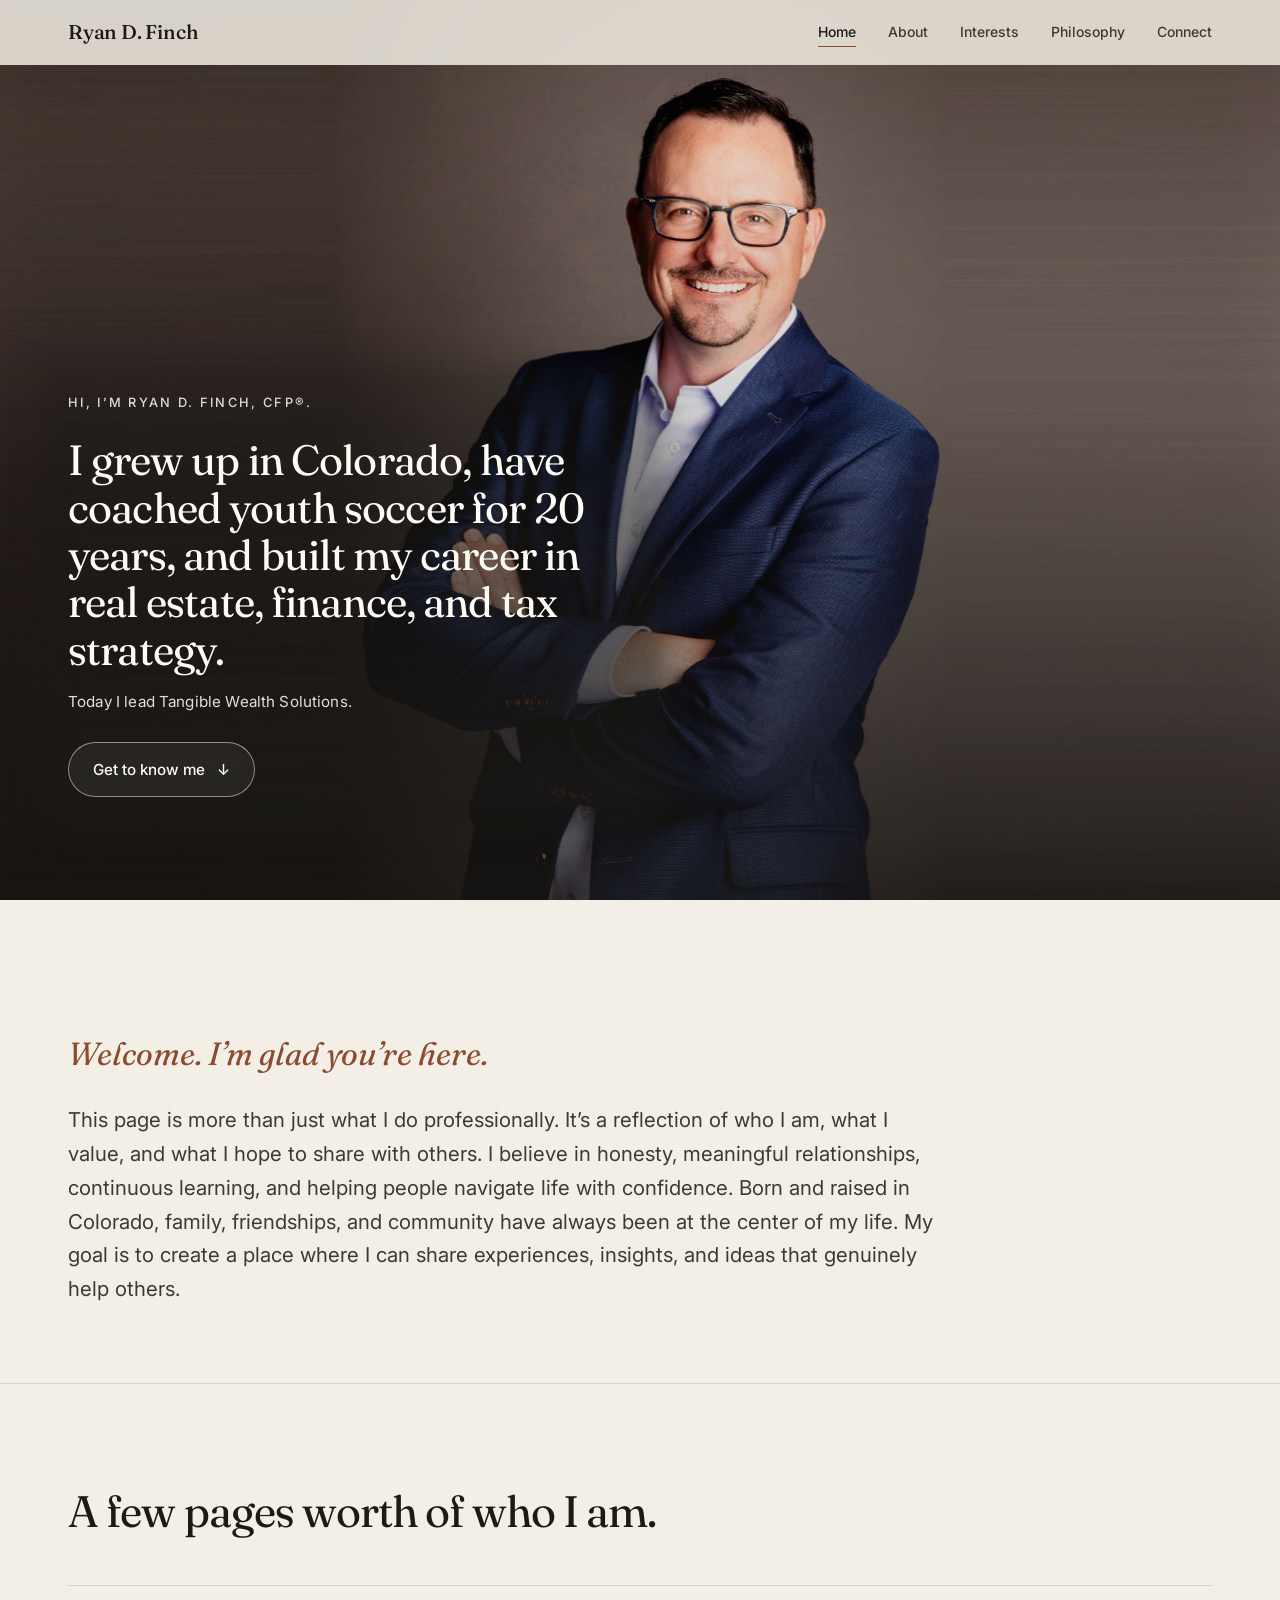
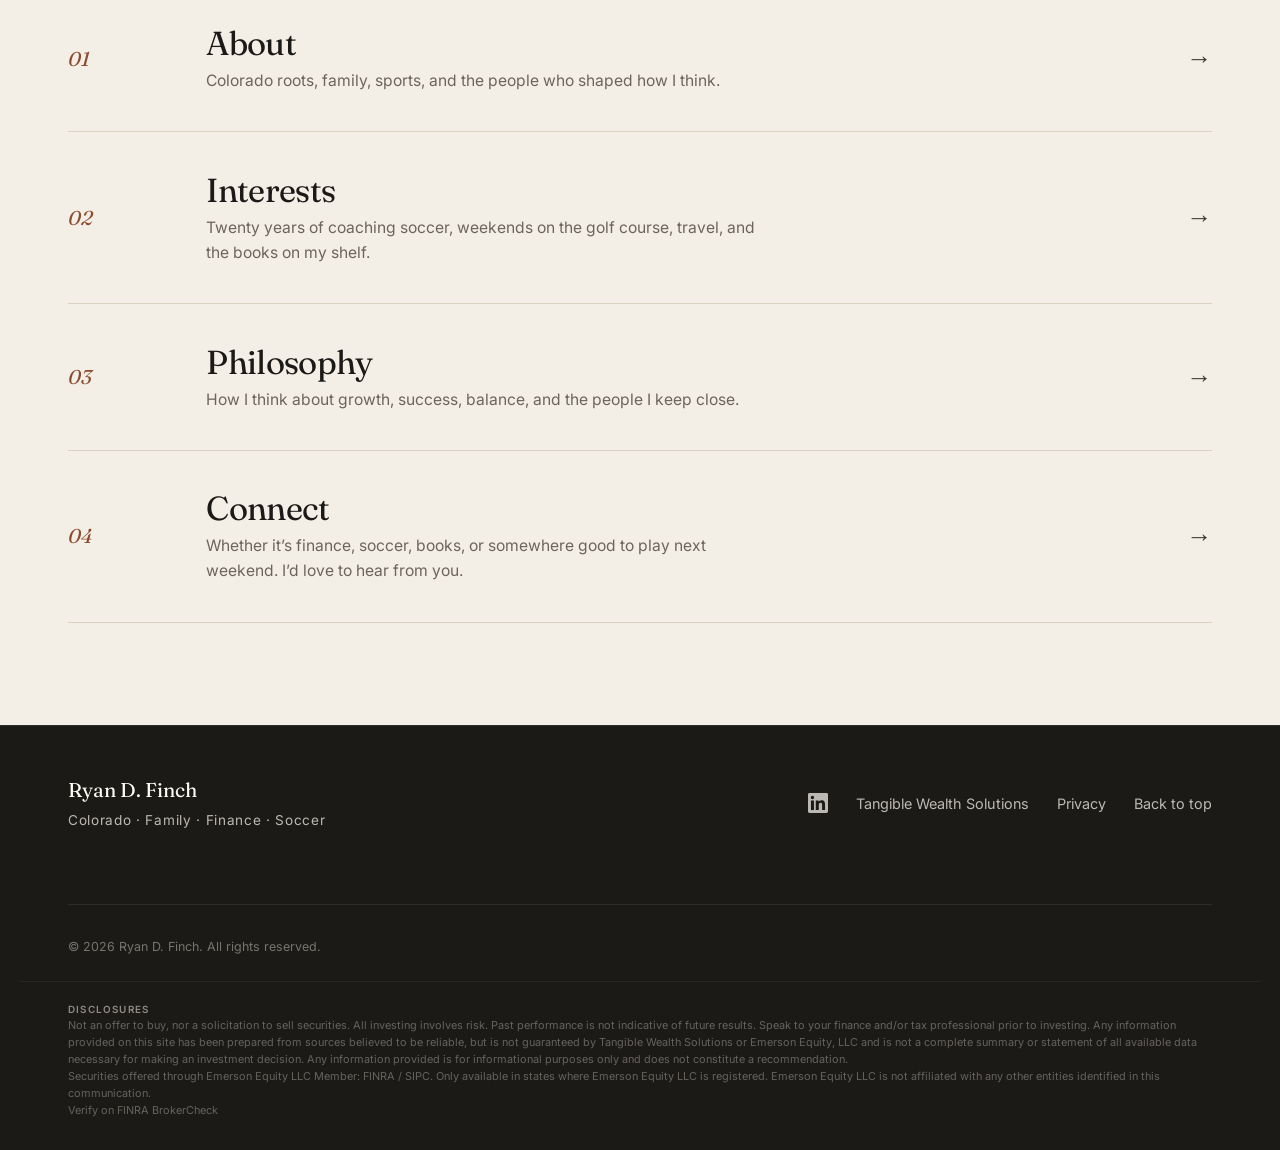
<file: index.html>
<!DOCTYPE html>
<html lang="en">
<head>
<meta charset="UTF-8" />
<meta name="viewport" content="width=device-width, initial-scale=1.0" />
<title>Ryan D. Finch, CFP&reg; | President of Tangible Wealth Solutions</title>
<meta name="description" content="Ryan D. Finch, CFP®, is President of Tangible Wealth Solutions in Colorado. A personal site on family, soccer, Colorado, and how he thinks about helping people with money." />
<link rel="canonical" href="https://ryandfinch.com/" />
<meta property="og:type" content="profile" />
<meta property="og:site_name" content="Ryan D. Finch" />
<meta property="og:title" content="Ryan D. Finch, CFP® | President of Tangible Wealth Solutions" />
<meta property="og:description" content="Ryan D. Finch, CFP®, is President of Tangible Wealth Solutions in Colorado. A personal site on family, soccer, Colorado, and how he thinks about helping people with money." />
<meta property="og:url" content="https://ryandfinch.com/" />
<meta property="og:image" content="https://ryandfinch.com/assets_hero.jpg" />
<meta property="og:image:width" content="2400" />
<meta property="og:image:height" content="1350" />
<meta property="og:image:alt" content="Ryan D. Finch, CFP&reg;, President of Tangible Wealth Solutions" />
<meta name="twitter:card" content="summary_large_image" />
<meta name="twitter:title" content="Ryan D. Finch, CFP® | President of Tangible Wealth Solutions" />
<meta name="twitter:description" content="Ryan D. Finch, CFP®, is President of Tangible Wealth Solutions in Colorado. A personal site on family, soccer, Colorado, and how he thinks about helping people with money." />
<meta name="twitter:image" content="https://ryandfinch.com/assets_hero.jpg" />
<link rel="preconnect" href="https://fonts.googleapis.com" />
<link rel="preconnect" href="https://fonts.gstatic.com" crossorigin />
<link href="https://fonts.googleapis.com/css2?family=Fraunces:opsz,wght@9..144,300;9..144,400;9..144,500;9..144,600&family=Inter:wght@300;400;500;600&display=swap" rel="stylesheet" />
<link rel="icon" href="assets_favicon.ico" sizes="any" />
<link rel="icon" type="image/png" sizes="32x32" href="assets_favicon-32.png" />
<link rel="icon" type="image/png" sizes="192x192" href="assets_favicon-192.png" />
<link rel="apple-touch-icon" sizes="180x180" href="assets_apple-touch-icon.png" />
<link rel="stylesheet" href="styles.css" />
<script type="application/ld+json">
{
  "@context": "https://schema.org",
  "@type": "Person",
  "@id": "https://ryandfinch.com/#person",
  "name": "Ryan D. Finch",
  "alternateName": [
    "Ryan Finch",
    "Ryan D. Finch, CFP®"
  ],
  "honorificSuffix": "CFP®",
  "jobTitle": "President",
  "url": "https://ryandfinch.com/",
  "image": "https://ryandfinch.com/assets_hero.jpg",
  "worksFor": {
    "@type": "Organization",
    "name": "Tangible Wealth Solutions",
    "url": "https://tangiblewealthsolutions.com/",
    "address": {
      "@type": "PostalAddress",
      "streetAddress": "9250 E Costilla Ave., Suite 105",
      "addressLocality": "Greenwood Village",
      "addressRegion": "CO",
      "postalCode": "80112",
      "addressCountry": "US"
    }
  },
  "workLocation": {
    "@type": "Place",
    "name": "Greenwood Village, Colorado"
  },
  "homeLocation": {
    "@type": "Place",
    "name": "Colorado, United States"
  },
  "alumniOf": {
    "@type": "CollegeOrUniversity",
    "name": "Colorado State University"
  },
  "sameAs": [
    "https://www.linkedin.com/in/ryandfinch/",
    "https://tangiblewealthsolutions.com/people/"
  ]
}
</script>
</head>
<body>

<header class="nav">
  <div class="nav__inner">
    <a href="index.html" class="nav__brand">Ryan D. Finch</a>
    <button class="nav__toggle" aria-label="Open menu" aria-controls="nav-menu" aria-expanded="false">
      <span class="nav__toggle-line"></span>
      <span class="nav__toggle-line"></span>
      <span class="nav__toggle-line"></span>
    </button>
    <nav class="nav__links" id="nav-menu">
      <a href="index.html" aria-current="page">Home</a>
      <a href="about.html">About</a>
      <a href="interests.html">Interests</a>
      <a href="philosophy.html">Philosophy</a>
      <a href="connect.html">Connect</a>
    </nav>
  </div>
</header>

<main>

  <section class="hero">
    <div class="hero__media">
      <img src="assets_hero.jpg" alt="Ryan D. Finch, CFP&reg;, President of Tangible Wealth Solutions" />
    </div>
    <div class="hero__overlay">
      <div class="hero__panel">
        <h1 class="hero__eyebrow">Hi, I&rsquo;m Ryan D. Finch, CFP&reg;.</h1>
        <p class="hero__headline">I grew up in Colorado, have coached youth soccer for 20 years, and built my career in real estate, finance, and tax strategy.</p>
        <p class="hero__sub">Today I lead <a class="inline-link" href="https://tangiblewealthsolutions.com/" target="_blank" rel="noopener">Tangible Wealth Solutions</a>.</p>
        <a class="hero__cta" href="about.html">
          <span>Get to know me</span>
          <span class="arrow" aria-hidden="true">&darr;</span>
        </a>
      </div>
    </div>
  </section>

  <section class="welcome">
    <div class="container">
      <p class="welcome__lede">Welcome. I&rsquo;m glad you&rsquo;re here.</p>
      <p class="welcome__body">
        This page is more than just what I do professionally. It&rsquo;s a reflection of who I am, what I value,
        and what I hope to share with others. I believe in honesty, meaningful relationships, continuous learning,
        and helping people navigate life with confidence. Born and raised in Colorado, family, friendships, and
        community have always been at the center of my life. My goal is to create a place where I can share
        experiences, insights, and ideas that genuinely help others.
      </p>
    </div>
  </section>

  <section class="chapters">
    <div class="container">
      <div class="chapters__head">
        <h2 class="chapters__title">A few pages worth of who I am.</h2>
      </div>

      <div class="chapter-list">
        <a class="chapter" href="about.html">
          <span class="chapter__num">01</span>
          <div class="chapter__body">
            <h3 class="chapter__title">About</h3>
            <p class="chapter__tease">Colorado roots, family, sports, and the people who shaped how I think.</p>
          </div>
          <span class="chapter__arrow" aria-hidden="true">&rarr;</span>
        </a>

        <a class="chapter" href="interests.html">
          <span class="chapter__num">02</span>
          <div class="chapter__body">
            <h3 class="chapter__title">Interests</h3>
            <p class="chapter__tease">Twenty years of coaching soccer, weekends on the golf course, travel, and the books on my shelf.</p>
          </div>
          <span class="chapter__arrow" aria-hidden="true">&rarr;</span>
        </a>

        <a class="chapter" href="philosophy.html">
          <span class="chapter__num">03</span>
          <div class="chapter__body">
            <h3 class="chapter__title">Philosophy</h3>
            <p class="chapter__tease">How I think about growth, success, balance, and the people I keep close.</p>
          </div>
          <span class="chapter__arrow" aria-hidden="true">&rarr;</span>
        </a>

        <a class="chapter" href="connect.html">
          <span class="chapter__num">04</span>
          <div class="chapter__body">
            <h3 class="chapter__title">Connect</h3>
            <p class="chapter__tease">Whether it&rsquo;s finance, soccer, books, or somewhere good to play next weekend. I&rsquo;d love to hear from you.</p>
          </div>
          <span class="chapter__arrow" aria-hidden="true">&rarr;</span>
        </a>
      </div>
    </div>
  </section>

  <footer class="footer">
    <div class="container footer__inner">
      <div>
        <p class="footer__name">Ryan D. Finch</p>
        <p class="footer__tag">Colorado &middot; Family &middot; Finance &middot; Soccer</p>
      </div>
      <div class="footer__links">
        <a class="footer__icon" href="https://www.linkedin.com/in/ryandfinch/" target="_blank" rel="noopener" aria-label="LinkedIn"><svg viewBox="0 0 24 24" aria-hidden="true"><path d="M20.45 20.45h-3.55v-5.57c0-1.33-.03-3.04-1.85-3.04-1.85 0-2.14 1.45-2.14 2.94v5.67H9.36V9h3.41v1.56h.05c.48-.9 1.64-1.85 3.37-1.85 3.6 0 4.27 2.37 4.27 5.46v6.28zM5.34 7.43a2.06 2.06 0 1 1 0-4.12 2.06 2.06 0 0 1 0 4.12zM7.12 20.45H3.56V9h3.56v11.45zM22.23 0H1.77C.79 0 0 .77 0 1.72v20.56C0 23.23.79 24 1.77 24h20.46c.98 0 1.77-.77 1.77-1.72V1.72C24 .77 23.21 0 22.23 0z"/></svg></a>
        <a class="inline-link" href="https://tangiblewealthsolutions.com/" target="_blank" rel="noopener">Tangible Wealth Solutions</a>
        <a href="privacy.html">Privacy</a>
        <a href="#top">Back to top</a>
      </div>
      <p class="footer__copy">&copy; <span id="year"></span> Ryan D. Finch. All rights reserved.</p>
    </div>
    <div class="container footer__disclosures">
      <p class="footer__disclosures-title">Disclosures</p>
      <p>Not an offer to buy, nor a solicitation to sell securities. All investing involves risk. Past performance is not indicative of future results. Speak to your finance and/or tax professional prior to investing. Any information provided on this site has been prepared from sources believed to be reliable, but is not guaranteed by Tangible Wealth Solutions or Emerson Equity, LLC and is not a complete summary or statement of all available data necessary for making an investment decision. Any information provided is for informational purposes only and does not constitute a recommendation.</p>
      <p>Securities offered through Emerson Equity LLC Member: <a href="https://www.finra.org/" target="_blank" rel="noopener">FINRA</a> / <a href="https://www.sipc.org/" target="_blank" rel="noopener">SIPC</a>. Only available in states where Emerson Equity LLC is registered. Emerson Equity LLC is not affiliated with any other entities identified in this communication.</p>
      <p><a href="https://brokercheck.finra.org" target="_blank" rel="noopener">Verify on FINRA BrokerCheck</a></p>
    </div>
  </footer>

</main>

<script src="script.js"></script>
</body>
</html>
</file>
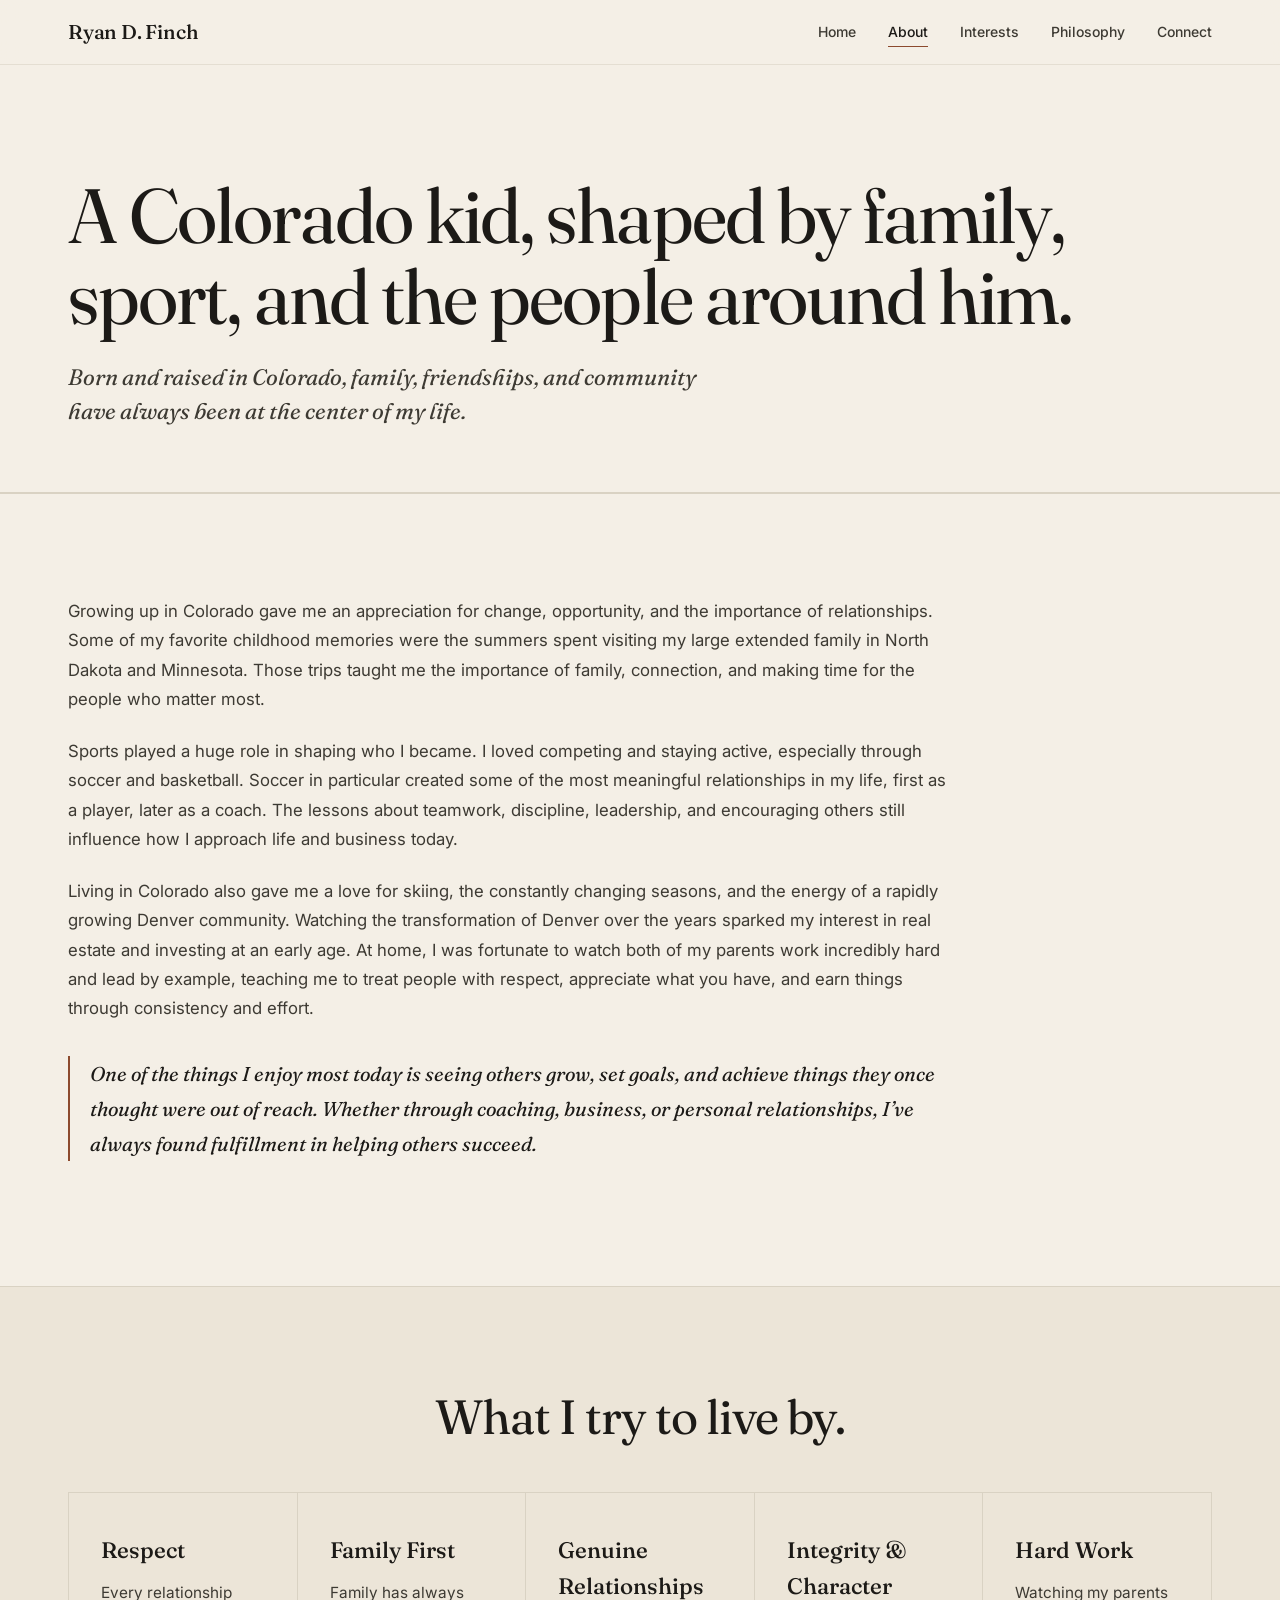
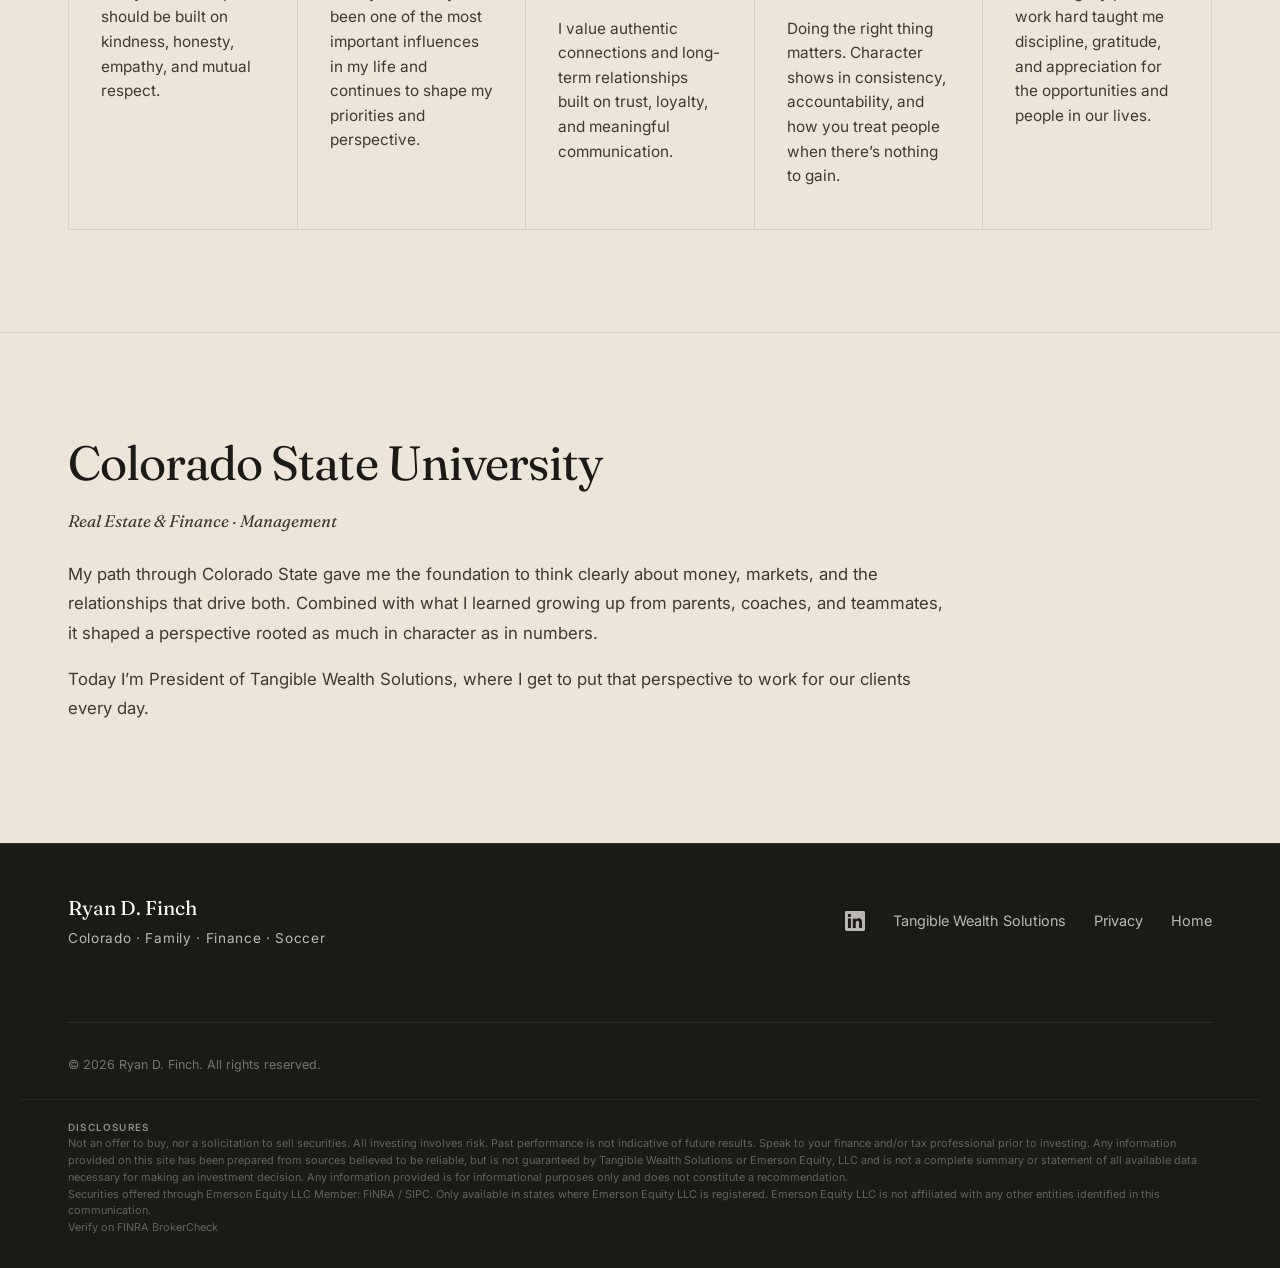
<file: about.html>
<!DOCTYPE html>
<html lang="en">
<head>
<meta charset="UTF-8" />
<meta name="viewport" content="width=device-width, initial-scale=1.0" />
<title>About Ryan D. Finch, CFP&reg; | Tangible Wealth Solutions</title>
<meta name="description" content="Ryan D. Finch, CFP®, President of Tangible Wealth Solutions. Colorado roots, family, sport, Colorado State, and the people who shaped how he thinks." />
<link rel="canonical" href="https://ryandfinch.com/about" />
<meta property="og:type" content="profile" />
<meta property="og:site_name" content="Ryan D. Finch" />
<meta property="og:title" content="About Ryan D. Finch, CFP® | Tangible Wealth Solutions" />
<meta property="og:description" content="Ryan D. Finch, CFP®, President of Tangible Wealth Solutions. Colorado roots, family, sport, Colorado State, and the people who shaped how he thinks." />
<meta property="og:url" content="https://ryandfinch.com/about" />
<meta property="og:image" content="https://ryandfinch.com/assets_hero.jpg" />
<meta property="og:image:width" content="2400" />
<meta property="og:image:height" content="1350" />
<meta property="og:image:alt" content="Ryan D. Finch, CFP&reg;, President of Tangible Wealth Solutions" />
<meta name="twitter:card" content="summary_large_image" />
<meta name="twitter:title" content="About Ryan D. Finch, CFP® | Tangible Wealth Solutions" />
<meta name="twitter:description" content="Ryan D. Finch, CFP®, President of Tangible Wealth Solutions. Colorado roots, family, sport, Colorado State, and the people who shaped how he thinks." />
<meta name="twitter:image" content="https://ryandfinch.com/assets_hero.jpg" />
<link rel="preconnect" href="https://fonts.googleapis.com" />
<link rel="preconnect" href="https://fonts.gstatic.com" crossorigin />
<link href="https://fonts.googleapis.com/css2?family=Fraunces:opsz,wght@9..144,300;9..144,400;9..144,500;9..144,600&family=Inter:wght@300;400;500;600&display=swap" rel="stylesheet" />
<link rel="icon" href="assets_favicon.ico" sizes="any" />
<link rel="icon" type="image/png" sizes="32x32" href="assets_favicon-32.png" />
<link rel="icon" type="image/png" sizes="192x192" href="assets_favicon-192.png" />
<link rel="apple-touch-icon" sizes="180x180" href="assets_apple-touch-icon.png" />
<link rel="stylesheet" href="styles.css" />
<script type="application/ld+json">
{
  "@context": "https://schema.org",
  "@type": "Person",
  "@id": "https://ryandfinch.com/#person",
  "name": "Ryan D. Finch",
  "alternateName": [
    "Ryan Finch",
    "Ryan D. Finch, CFP®"
  ],
  "honorificSuffix": "CFP®",
  "jobTitle": "President",
  "url": "https://ryandfinch.com/",
  "image": "https://ryandfinch.com/assets_hero.jpg",
  "worksFor": {
    "@type": "Organization",
    "name": "Tangible Wealth Solutions",
    "url": "https://tangiblewealthsolutions.com/",
    "address": {
      "@type": "PostalAddress",
      "streetAddress": "9250 E Costilla Ave., Suite 105",
      "addressLocality": "Greenwood Village",
      "addressRegion": "CO",
      "postalCode": "80112",
      "addressCountry": "US"
    }
  },
  "workLocation": {
    "@type": "Place",
    "name": "Greenwood Village, Colorado"
  },
  "homeLocation": {
    "@type": "Place",
    "name": "Colorado, United States"
  },
  "alumniOf": {
    "@type": "CollegeOrUniversity",
    "name": "Colorado State University"
  },
  "sameAs": [
    "https://www.linkedin.com/in/ryandfinch/",
    "https://tangiblewealthsolutions.com/people/"
  ]
}
</script>
</head>
<body>

<header class="nav">
  <div class="nav__inner">
    <a href="index.html" class="nav__brand">Ryan D. Finch</a>
    <button class="nav__toggle" aria-label="Open menu" aria-controls="nav-menu" aria-expanded="false">
      <span class="nav__toggle-line"></span>
      <span class="nav__toggle-line"></span>
      <span class="nav__toggle-line"></span>
    </button>
    <nav class="nav__links" id="nav-menu">
      <a href="index.html">Home</a>
      <a href="about.html" aria-current="page">About</a>
      <a href="interests.html">Interests</a>
      <a href="philosophy.html">Philosophy</a>
      <a href="connect.html">Connect</a>
    </nav>
  </div>
</header>

<main>

  <section class="page-header">
    <div class="container">
      <h1 class="page-header__title">A Colorado kid, shaped by family, sport, and the people around him.</h1>
      <p class="page-header__lede">Born and raised in Colorado, family, friendships, and community have always been at the center of my life.</p>
    </div>
  </section>

  <section class="about">
    <div class="container about__grid">
      <div class="about__content">
        <p>
          Growing up in Colorado gave me an appreciation for change, opportunity, and the importance of relationships.
          Some of my favorite childhood memories were the summers spent visiting my large extended family in North
          Dakota and Minnesota. Those trips taught me the importance of family, connection, and making time for
          the people who matter most.
        </p>
        <p>
          Sports played a huge role in shaping who I became. I loved competing and staying active, especially through
          soccer and basketball. Soccer in particular created some of the most meaningful relationships in my life,
          first as a player, later as a coach. The lessons about teamwork, discipline, leadership, and
          encouraging others still influence how I approach life and business today.
        </p>
        <p>
          Living in Colorado also gave me a love for skiing, the constantly changing seasons, and the energy of a
          rapidly growing Denver community. Watching the transformation of Denver over the years sparked my interest
          in real estate and investing at an early age. At home, I was fortunate to watch both of my parents work
          incredibly hard and lead by example, teaching me to treat people with respect, appreciate what you
          have, and earn things through consistency and effort.
        </p>
        <p class="about__close">
          One of the things I enjoy most today is seeing others grow, set goals, and achieve things they once thought
          were out of reach. Whether through coaching, business, or personal relationships, I&rsquo;ve always found
          fulfillment in helping others succeed.
        </p>
      </div>
    </div>
  </section>

  <section class="values">
    <div class="container">
      <h2 class="section-title section-title--center">What I try to live by.</h2>
      <div class="values__grid">
        <article class="value">
          <h3>Respect</h3>
          <p>Every relationship should be built on kindness, honesty, empathy, and mutual respect.</p>
        </article>
        <article class="value">
          <h3>Family First</h3>
          <p>Family has always been one of the most important influences in my life and continues to shape my priorities and perspective.</p>
        </article>
        <article class="value">
          <h3>Genuine Relationships</h3>
          <p>I value authentic connections and long-term relationships built on trust, loyalty, and meaningful communication.</p>
        </article>
        <article class="value">
          <h3>Integrity &amp; Character</h3>
          <p>Doing the right thing matters. Character shows in consistency, accountability, and how you treat people when there&rsquo;s nothing to gain.</p>
        </article>
        <article class="value">
          <h3>Hard Work</h3>
          <p>Watching my parents work hard taught me discipline, gratitude, and appreciation for the opportunities and people in our lives.</p>
        </article>
      </div>
    </div>
  </section>

  <section class="education">
    <div class="container education__grid">
      <div class="education__content">
        <h2 class="section-title">Colorado State University</h2>
        <p class="education__major">Real Estate &amp; Finance &middot; Management</p>
        <p>
          My path through Colorado State gave me the foundation to think clearly about money, markets, and the
          relationships that drive both. Combined with what I learned growing up from parents, coaches, and
          teammates, it shaped a perspective rooted as much in character as in numbers.
        </p>
        <p>
          Today I&rsquo;m President of <a class="inline-link" href="https://tangiblewealthsolutions.com/" target="_blank" rel="noopener">Tangible Wealth Solutions</a>, where I get to put that perspective to work for
          our clients every day.
        </p>
      </div>
    </div>
  </section>


  <footer class="footer">
    <div class="container footer__inner">
      <div>
        <p class="footer__name">Ryan D. Finch</p>
        <p class="footer__tag">Colorado &middot; Family &middot; Finance &middot; Soccer</p>
      </div>
      <div class="footer__links">
        <a class="footer__icon" href="https://www.linkedin.com/in/ryandfinch/" target="_blank" rel="noopener" aria-label="LinkedIn"><svg viewBox="0 0 24 24" aria-hidden="true"><path d="M20.45 20.45h-3.55v-5.57c0-1.33-.03-3.04-1.85-3.04-1.85 0-2.14 1.45-2.14 2.94v5.67H9.36V9h3.41v1.56h.05c.48-.9 1.64-1.85 3.37-1.85 3.6 0 4.27 2.37 4.27 5.46v6.28zM5.34 7.43a2.06 2.06 0 1 1 0-4.12 2.06 2.06 0 0 1 0 4.12zM7.12 20.45H3.56V9h3.56v11.45zM22.23 0H1.77C.79 0 0 .77 0 1.72v20.56C0 23.23.79 24 1.77 24h20.46c.98 0 1.77-.77 1.77-1.72V1.72C24 .77 23.21 0 22.23 0z"/></svg></a>
        <a class="inline-link" href="https://tangiblewealthsolutions.com/" target="_blank" rel="noopener">Tangible Wealth Solutions</a>
        <a href="privacy.html">Privacy</a>
        <a href="index.html">Home</a>
      </div>
      <p class="footer__copy">&copy; <span id="year"></span> Ryan D. Finch. All rights reserved.</p>
    </div>
    <div class="container footer__disclosures">
      <p class="footer__disclosures-title">Disclosures</p>
      <p>Not an offer to buy, nor a solicitation to sell securities. All investing involves risk. Past performance is not indicative of future results. Speak to your finance and/or tax professional prior to investing. Any information provided on this site has been prepared from sources believed to be reliable, but is not guaranteed by Tangible Wealth Solutions or Emerson Equity, LLC and is not a complete summary or statement of all available data necessary for making an investment decision. Any information provided is for informational purposes only and does not constitute a recommendation.</p>
      <p>Securities offered through Emerson Equity LLC Member: <a href="https://www.finra.org/" target="_blank" rel="noopener">FINRA</a> / <a href="https://www.sipc.org/" target="_blank" rel="noopener">SIPC</a>. Only available in states where Emerson Equity LLC is registered. Emerson Equity LLC is not affiliated with any other entities identified in this communication.</p>
      <p><a href="https://brokercheck.finra.org" target="_blank" rel="noopener">Verify on FINRA BrokerCheck</a></p>
    </div>
  </footer>

</main>

<script src="script.js"></script>
</body>
</html>
</file>
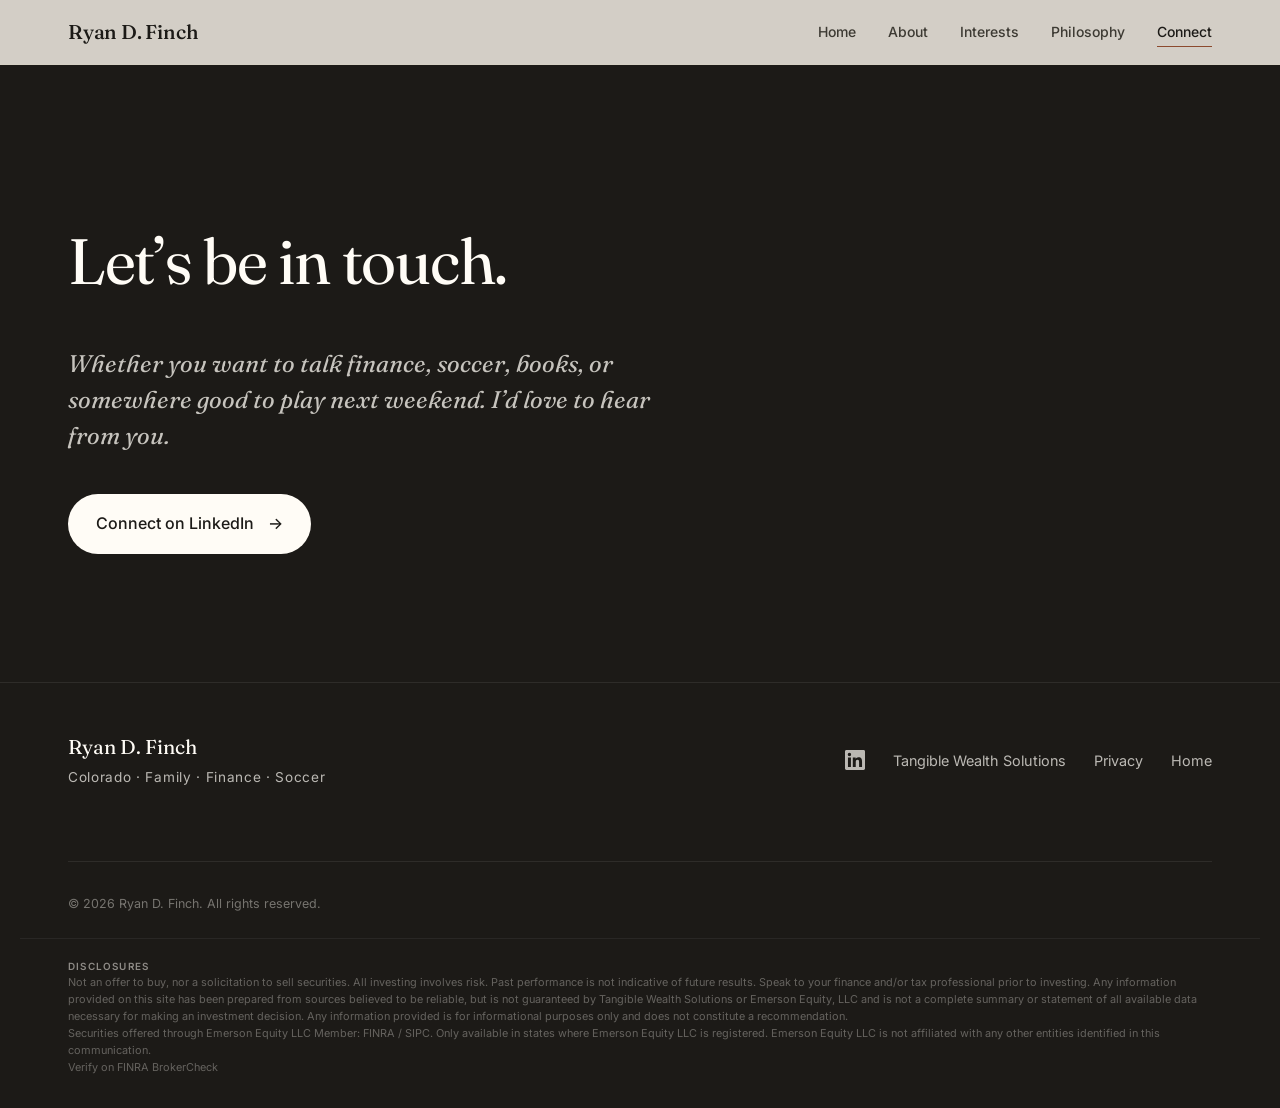
<file: connect.html>
<!DOCTYPE html>
<html lang="en">
<head>
<meta charset="UTF-8" />
<meta name="viewport" content="width=device-width, initial-scale=1.0" />
<title>Contact Ryan D. Finch | Tangible Wealth Solutions</title>
<meta name="description" content="Get in touch with Ryan D. Finch, President of Tangible Wealth Solutions, on LinkedIn." />
<link rel="canonical" href="https://ryandfinch.com/connect" />
<meta property="og:type" content="website" />
<meta property="og:site_name" content="Ryan D. Finch" />
<meta property="og:title" content="Contact Ryan D. Finch | Tangible Wealth Solutions" />
<meta property="og:description" content="Get in touch with Ryan D. Finch, President of Tangible Wealth Solutions, on LinkedIn." />
<meta property="og:url" content="https://ryandfinch.com/connect" />
<meta property="og:image" content="https://ryandfinch.com/assets_hero.jpg" />
<meta property="og:image:width" content="2400" />
<meta property="og:image:height" content="1350" />
<meta property="og:image:alt" content="Ryan D. Finch, CFP&reg;, President of Tangible Wealth Solutions" />
<meta name="twitter:card" content="summary_large_image" />
<meta name="twitter:title" content="Contact Ryan D. Finch | Tangible Wealth Solutions" />
<meta name="twitter:description" content="Get in touch with Ryan D. Finch, President of Tangible Wealth Solutions, on LinkedIn." />
<meta name="twitter:image" content="https://ryandfinch.com/assets_hero.jpg" />
<link rel="preconnect" href="https://fonts.googleapis.com" />
<link rel="preconnect" href="https://fonts.gstatic.com" crossorigin />
<link href="https://fonts.googleapis.com/css2?family=Fraunces:opsz,wght@9..144,300;9..144,400;9..144,500;9..144,600&family=Inter:wght@300;400;500;600&display=swap" rel="stylesheet" />
<link rel="icon" href="assets_favicon.ico" sizes="any" />
<link rel="icon" type="image/png" sizes="32x32" href="assets_favicon-32.png" />
<link rel="icon" type="image/png" sizes="192x192" href="assets_favicon-192.png" />
<link rel="apple-touch-icon" sizes="180x180" href="assets_apple-touch-icon.png" />
<link rel="stylesheet" href="styles.css" />
</head>
<body>

<header class="nav">
  <div class="nav__inner">
    <a href="index.html" class="nav__brand">Ryan D. Finch</a>
    <button class="nav__toggle" aria-label="Open menu" aria-controls="nav-menu" aria-expanded="false">
      <span class="nav__toggle-line"></span>
      <span class="nav__toggle-line"></span>
      <span class="nav__toggle-line"></span>
    </button>
    <nav class="nav__links" id="nav-menu">
      <a href="index.html">Home</a>
      <a href="about.html">About</a>
      <a href="interests.html">Interests</a>
      <a href="philosophy.html">Philosophy</a>
      <a href="connect.html" aria-current="page">Connect</a>
    </nav>
  </div>
</header>

<main>

  <section class="connect" style="padding-top: clamp(9rem, 18vw, 14rem);">
    <div class="container">
      <h1 class="section-title section-title--large">Let&rsquo;s be in touch.</h1>
      <p class="connect__lede">
        Whether you want to talk finance, soccer, books, or somewhere good to play next weekend. I&rsquo;d love
        to hear from you.
      </p>
      <div class="connect__actions">
        <a class="btn btn--primary" href="https://www.linkedin.com/in/ryandfinch/" target="_blank" rel="noopener">
          Connect on LinkedIn
          <span class="arrow" aria-hidden="true">&rarr;</span>
        </a>
      </div>
    </div>
  </section>

  <footer class="footer">
    <div class="container footer__inner">
      <div>
        <p class="footer__name">Ryan D. Finch</p>
        <p class="footer__tag">Colorado &middot; Family &middot; Finance &middot; Soccer</p>
      </div>
      <div class="footer__links">
        <a class="footer__icon" href="https://www.linkedin.com/in/ryandfinch/" target="_blank" rel="noopener" aria-label="LinkedIn"><svg viewBox="0 0 24 24" aria-hidden="true"><path d="M20.45 20.45h-3.55v-5.57c0-1.33-.03-3.04-1.85-3.04-1.85 0-2.14 1.45-2.14 2.94v5.67H9.36V9h3.41v1.56h.05c.48-.9 1.64-1.85 3.37-1.85 3.6 0 4.27 2.37 4.27 5.46v6.28zM5.34 7.43a2.06 2.06 0 1 1 0-4.12 2.06 2.06 0 0 1 0 4.12zM7.12 20.45H3.56V9h3.56v11.45zM22.23 0H1.77C.79 0 0 .77 0 1.72v20.56C0 23.23.79 24 1.77 24h20.46c.98 0 1.77-.77 1.77-1.72V1.72C24 .77 23.21 0 22.23 0z"/></svg></a>
        <a class="inline-link" href="https://tangiblewealthsolutions.com/" target="_blank" rel="noopener">Tangible Wealth Solutions</a>
        <a href="privacy.html">Privacy</a>
        <a href="index.html">Home</a>
      </div>
      <p class="footer__copy">&copy; <span id="year"></span> Ryan D. Finch. All rights reserved.</p>
    </div>
    <div class="container footer__disclosures">
      <p class="footer__disclosures-title">Disclosures</p>
      <p>Not an offer to buy, nor a solicitation to sell securities. All investing involves risk. Past performance is not indicative of future results. Speak to your finance and/or tax professional prior to investing. Any information provided on this site has been prepared from sources believed to be reliable, but is not guaranteed by Tangible Wealth Solutions or Emerson Equity, LLC and is not a complete summary or statement of all available data necessary for making an investment decision. Any information provided is for informational purposes only and does not constitute a recommendation.</p>
      <p>Securities offered through Emerson Equity LLC Member: <a href="https://www.finra.org/" target="_blank" rel="noopener">FINRA</a> / <a href="https://www.sipc.org/" target="_blank" rel="noopener">SIPC</a>. Only available in states where Emerson Equity LLC is registered. Emerson Equity LLC is not affiliated with any other entities identified in this communication.</p>
      <p><a href="https://brokercheck.finra.org" target="_blank" rel="noopener">Verify on FINRA BrokerCheck</a></p>
    </div>
  </footer>

</main>

<script src="script.js"></script>
</body>
</html>
</file>
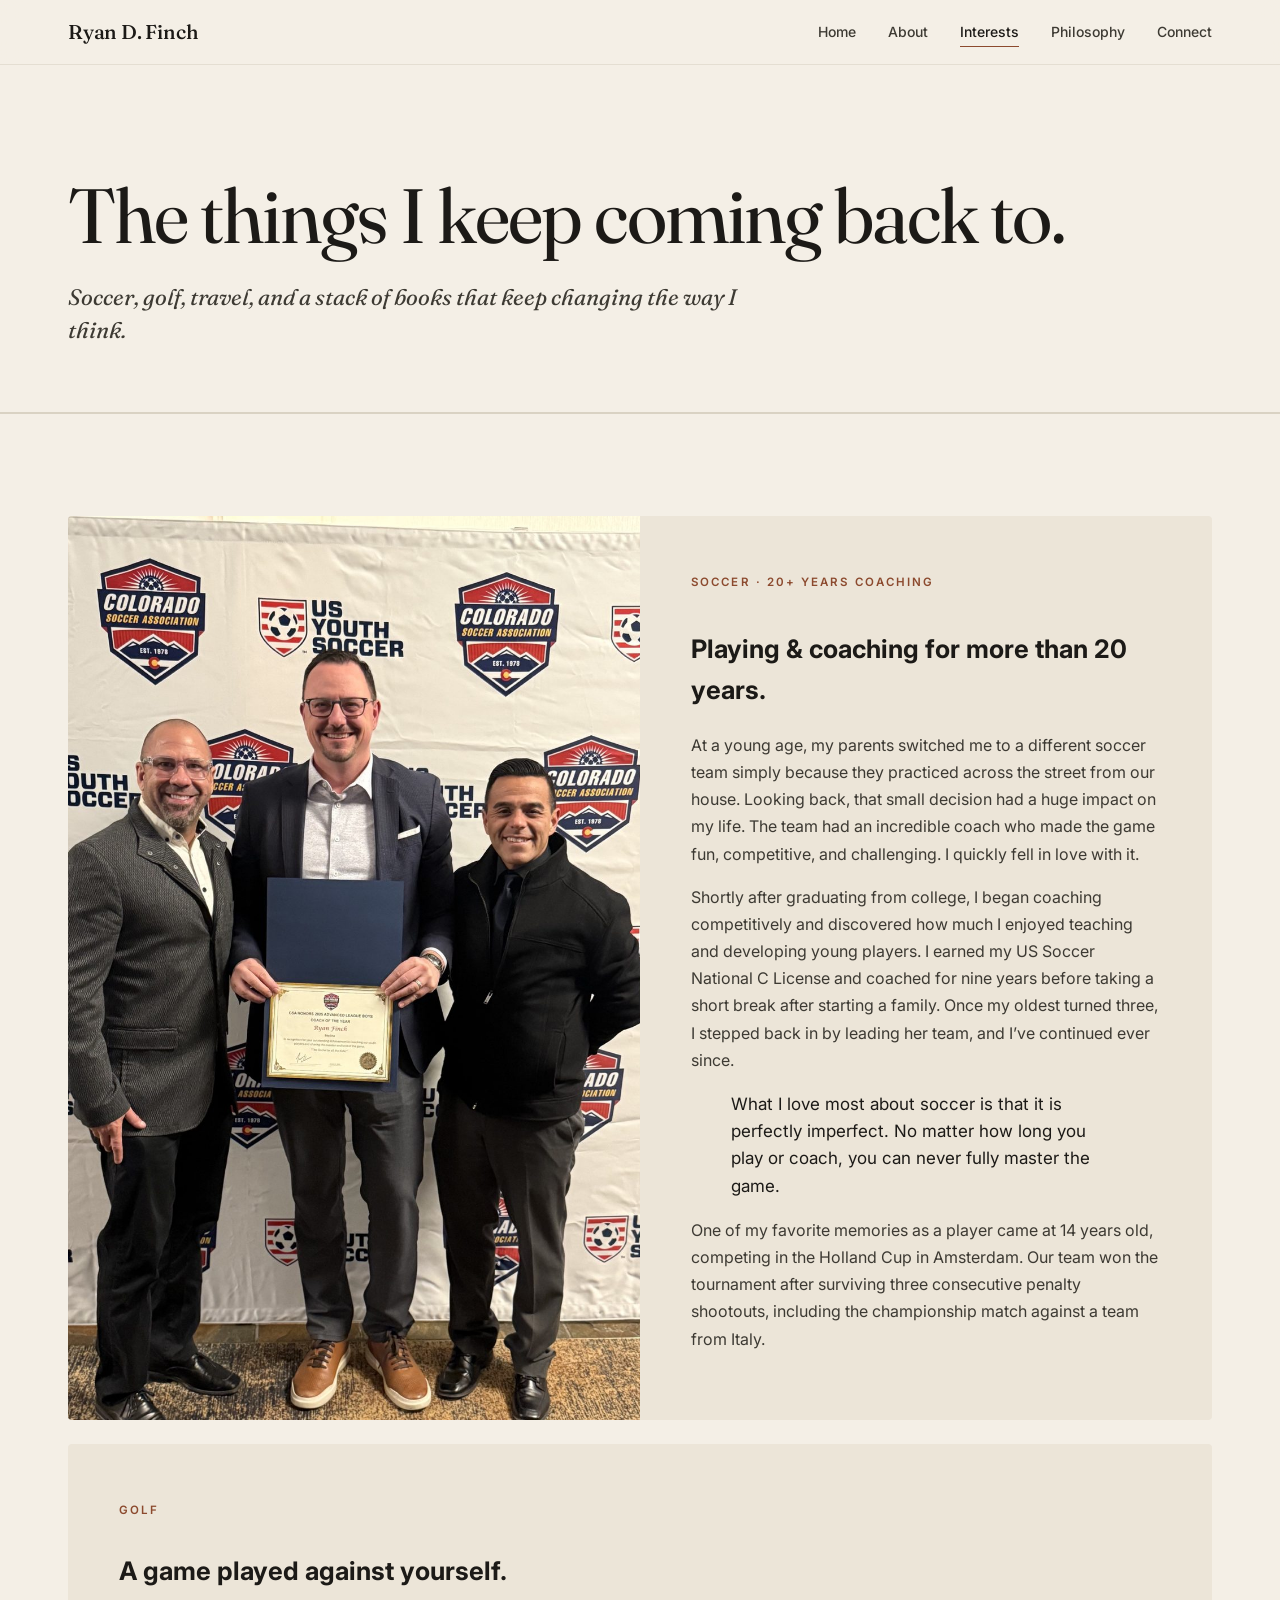
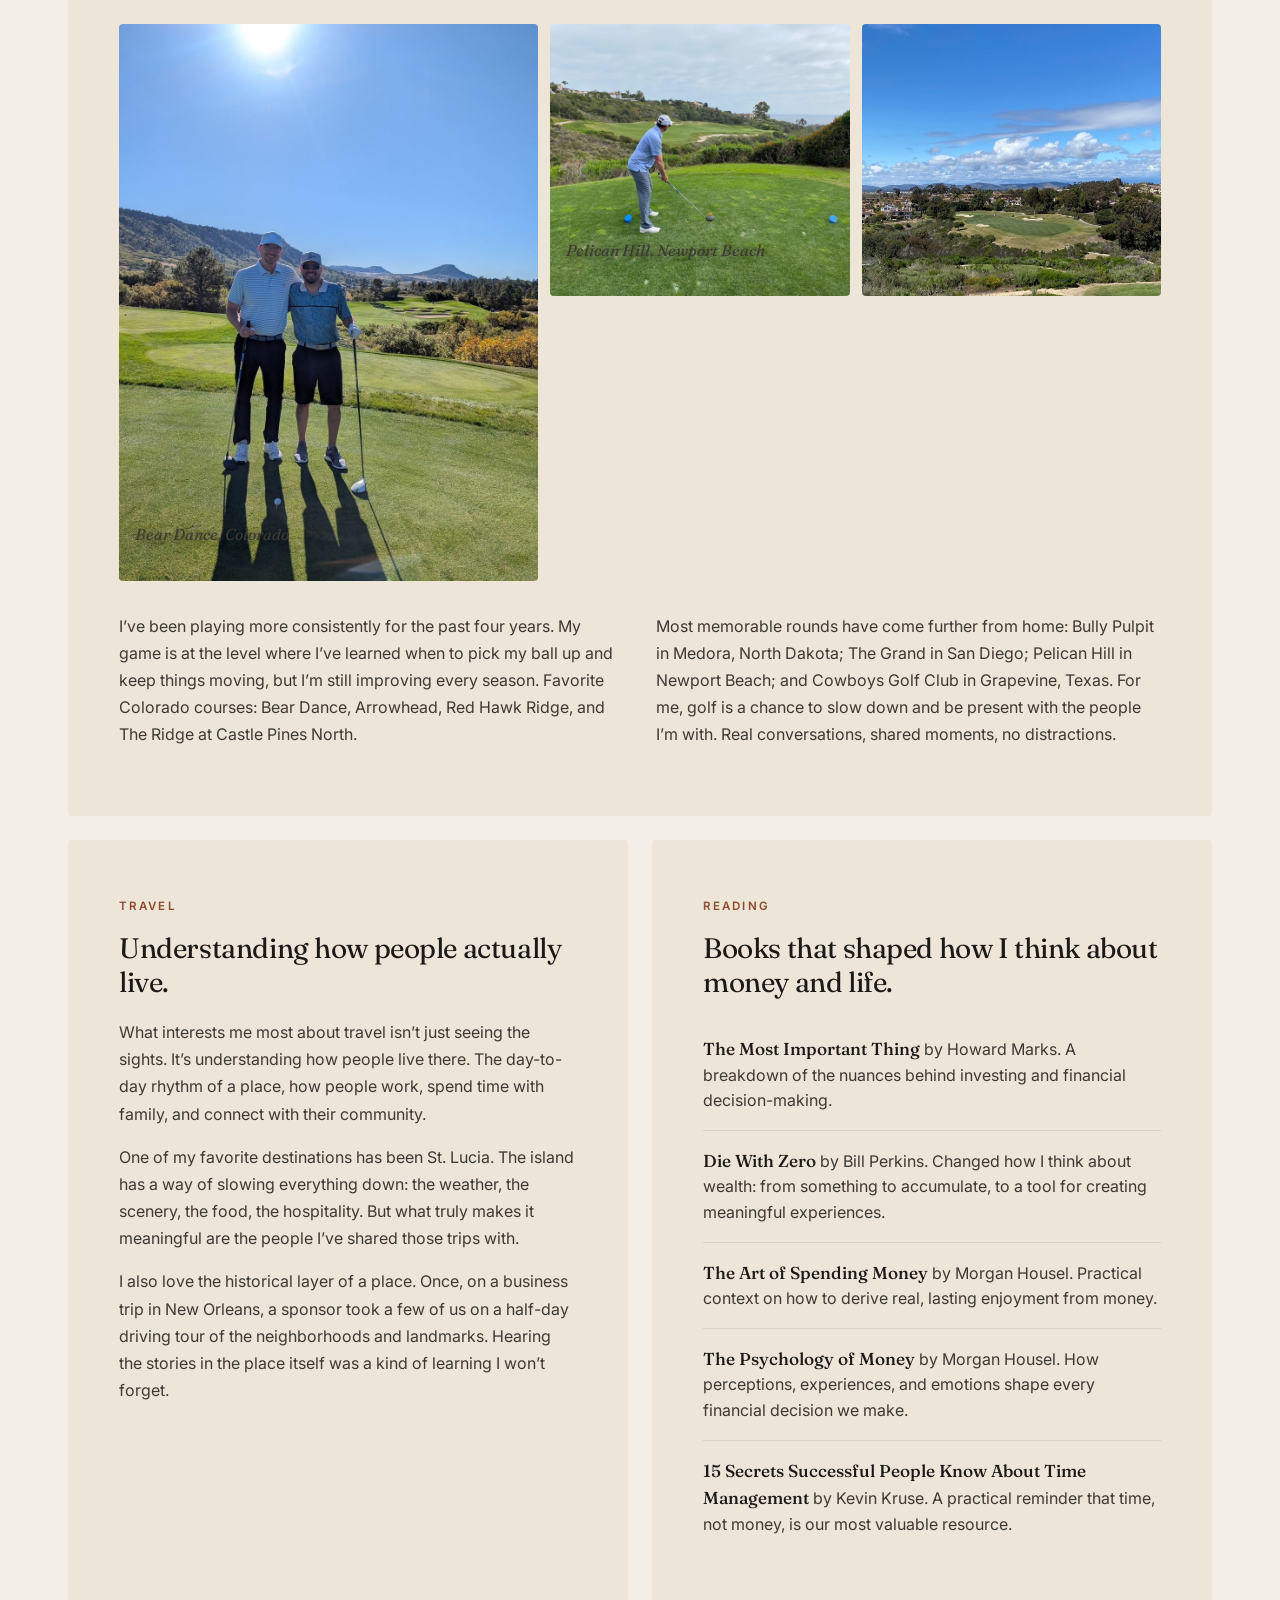
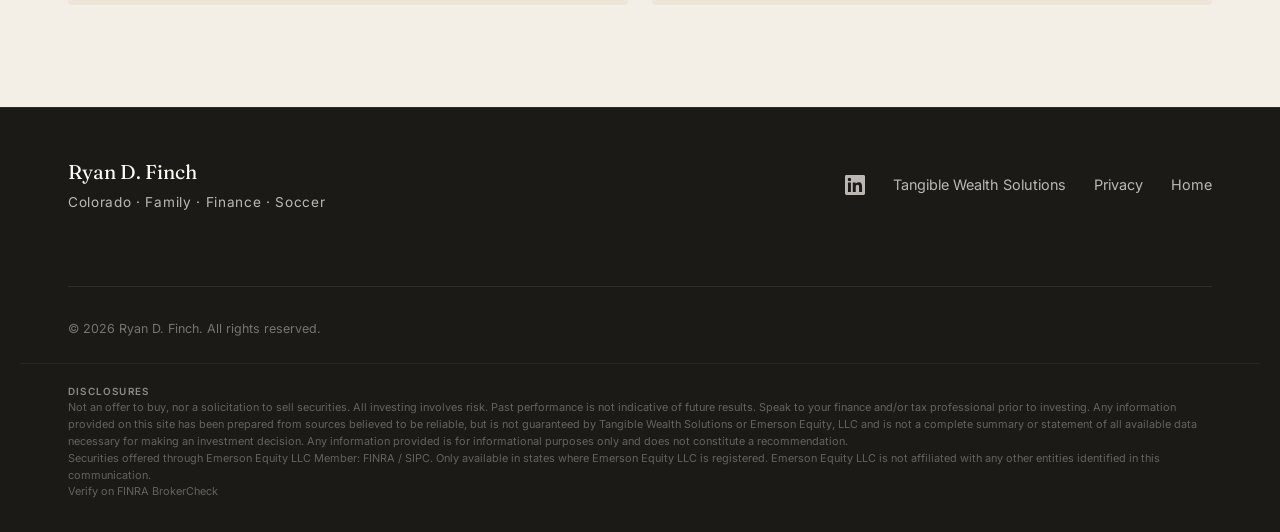
<file: interests.html>
<!DOCTYPE html>
<html lang="en">
<head>
<meta charset="UTF-8" />
<meta name="viewport" content="width=device-width, initial-scale=1.0" />
<title>Interests | Ryan D. Finch, Tangible Wealth Solutions</title>
<meta name="description" content="Soccer, golf, travel, and the books on the shelf of Ryan D. Finch, President of Tangible Wealth Solutions." />
<link rel="canonical" href="https://ryandfinch.com/interests" />
<meta property="og:type" content="website" />
<meta property="og:site_name" content="Ryan D. Finch" />
<meta property="og:title" content="Interests | Ryan D. Finch, Tangible Wealth Solutions" />
<meta property="og:description" content="Soccer, golf, travel, and the books on the shelf of Ryan D. Finch, President of Tangible Wealth Solutions." />
<meta property="og:url" content="https://ryandfinch.com/interests" />
<meta property="og:image" content="https://ryandfinch.com/assets_hero.jpg" />
<meta property="og:image:width" content="2400" />
<meta property="og:image:height" content="1350" />
<meta property="og:image:alt" content="Ryan D. Finch, CFP&reg;, President of Tangible Wealth Solutions" />
<meta name="twitter:card" content="summary_large_image" />
<meta name="twitter:title" content="Interests | Ryan D. Finch, Tangible Wealth Solutions" />
<meta name="twitter:description" content="Soccer, golf, travel, and the books on the shelf of Ryan D. Finch, President of Tangible Wealth Solutions." />
<meta name="twitter:image" content="https://ryandfinch.com/assets_hero.jpg" />
<link rel="preconnect" href="https://fonts.googleapis.com" />
<link rel="preconnect" href="https://fonts.gstatic.com" crossorigin />
<link href="https://fonts.googleapis.com/css2?family=Fraunces:opsz,wght@9..144,300;9..144,400;9..144,500;9..144,600&family=Inter:wght@300;400;500;600&display=swap" rel="stylesheet" />
<link rel="icon" href="assets_favicon.ico" sizes="any" />
<link rel="icon" type="image/png" sizes="32x32" href="assets_favicon-32.png" />
<link rel="icon" type="image/png" sizes="192x192" href="assets_favicon-192.png" />
<link rel="apple-touch-icon" sizes="180x180" href="assets_apple-touch-icon.png" />
<link rel="stylesheet" href="styles.css" />
</head>
<body>

<header class="nav">
  <div class="nav__inner">
    <a href="index.html" class="nav__brand">Ryan D. Finch</a>
    <button class="nav__toggle" aria-label="Open menu" aria-controls="nav-menu" aria-expanded="false">
      <span class="nav__toggle-line"></span>
      <span class="nav__toggle-line"></span>
      <span class="nav__toggle-line"></span>
    </button>
    <nav class="nav__links" id="nav-menu">
      <a href="index.html">Home</a>
      <a href="about.html">About</a>
      <a href="interests.html" aria-current="page">Interests</a>
      <a href="philosophy.html">Philosophy</a>
      <a href="connect.html">Connect</a>
    </nav>
  </div>
</header>

<main>

  <section class="page-header">
    <div class="container">
      <h1 class="page-header__title">The things I keep coming back to.</h1>
      <p class="page-header__lede">Soccer, golf, travel, and a stack of books that keep changing the way I think.</p>
    </div>
  </section>

  <section class="interests">
    <div class="container">

      <!-- SOCCER -->
      <article class="interest interest--photo-split">
        <div class="interest__photo">
          <img src="assets_coaching-award.jpg" alt="Ryan D. Finch receiving a Colorado Soccer Association coaching award." />
        </div>
        <div class="interest__text">
          <span class="interest__tag">Soccer &middot; 20+ years coaching</span>
          <h2 class="interest__lede">Playing &amp; coaching for more than 20 years.</h2>
          <p>
            At a young age, my parents switched me to a different soccer team simply because they practiced across the
            street from our house. Looking back, that small decision had a huge impact on my life. The team had an
            incredible coach who made the game fun, competitive, and challenging. I quickly fell in love with it.
          </p>
          <p>
            Shortly after graduating from college, I began coaching competitively and discovered how much I enjoyed
            teaching and developing young players. I earned my US Soccer National C License and coached for nine years
            before taking a short break after starting a family. Once my oldest turned three, I stepped back in by leading
            her team, and I&rsquo;ve continued ever since.
          </p>
          <blockquote>
            What I love most about soccer is that it is perfectly imperfect. No matter how long you play or coach,
            you can never fully master the game.
          </blockquote>
          <p>
            One of my favorite memories as a player came at 14 years old, competing in the Holland Cup in Amsterdam.
            Our team won the tournament after surviving three consecutive penalty shootouts, including the
            championship match against a team from Italy.
          </p>
        </div>
      </article>

      <!-- GOLF -->
      <article class="interest" style="margin-top: 1.5rem;">
        <span class="interest__tag">Golf</span>
        <h2 class="interest__lede" style="margin-top: 1rem;">A game played against yourself.</h2>

        <div class="gallery">
          <div class="gallery__item gallery__item--tall">
            <img src="assets_bear-dance.jpg" alt="Ryan D. Finch at Bear Dance golf course in Colorado with mountain backdrop." />
            <p class="gallery__caption">Bear Dance, Colorado</p>
          </div>
          <div class="gallery__item">
            <img src="assets_pelican-hill.jpg" alt="Ryan D. Finch teeing off at Pelican Hill Golf Club, Newport Beach." />
            <p class="gallery__caption">Pelican Hill, Newport Beach</p>
          </div>
          <div class="gallery__item">
            <img src="assets_the-grand.jpg" alt="Course vista at The Grand Golf Club, San Diego." />
            <p class="gallery__caption">The Grand, San Diego</p>
          </div>
        </div>

        <div class="interest__two-col">
          <p>
            I&rsquo;ve been playing more consistently for the past four years. My game is at the level where I&rsquo;ve learned
            when to pick my ball up and keep things moving, but I&rsquo;m still improving every season. Favorite
            Colorado courses: Bear Dance, Arrowhead, Red Hawk Ridge, and The Ridge at Castle Pines North.
          </p>
          <p>
            Most memorable rounds have come further from home: Bully Pulpit in Medora, North Dakota; The Grand in San Diego;
            Pelican Hill in Newport Beach; and Cowboys Golf Club in Grapevine, Texas. For me, golf is a chance to slow down
            and be present with the people I&rsquo;m with. Real conversations, shared moments, no distractions.
          </p>
        </div>
      </article>

      <div class="interest-row" style="margin-top: 1.5rem;">

        <!-- TRAVEL -->
        <article class="interest">
          <span class="interest__tag">Travel</span>
          <h3>Understanding how people actually live.</h3>
          <p>
            What interests me most about travel isn&rsquo;t just seeing the sights. It&rsquo;s understanding how people
            live there. The day-to-day rhythm of a place, how people work, spend time with family, and connect with
            their community.
          </p>
          <p>
            One of my favorite destinations has been St. Lucia. The island has a way of slowing everything down:
            the weather, the scenery, the food, the hospitality. But what truly makes it meaningful are the
            people I&rsquo;ve shared those trips with.
          </p>
          <p>
            I also love the historical layer of a place. Once, on a business trip in New Orleans, a sponsor took a few of us
            on a half-day driving tour of the neighborhoods and landmarks. Hearing the stories in the place itself was a
            kind of learning I won&rsquo;t forget.
          </p>
        </article>

        <!-- READING -->
        <article class="interest">
          <span class="interest__tag">Reading</span>
          <h3>Books that shaped how I think about money and life.</h3>
          <ul class="booklist">
            <li>
              <strong><a href="https://www.amazon.com/dp/0231153686" target="_blank" rel="noopener">The Most Important Thing</a></strong> by Howard Marks.
              A breakdown of the nuances behind investing and financial decision-making.
            </li>
            <li>
              <strong><a href="https://www.amazon.com/dp/0358567092" target="_blank" rel="noopener">Die With Zero</a></strong> by Bill Perkins.
              Changed how I think about wealth: from something to accumulate, to a tool for creating meaningful experiences.
            </li>
            <li>
              <strong><a href="https://www.amazon.com/dp/0593716620" target="_blank" rel="noopener">The Art of Spending Money</a></strong> by Morgan Housel.
              Practical context on how to derive real, lasting enjoyment from money.
            </li>
            <li>
              <strong><a href="https://www.amazon.com/dp/0857197681" target="_blank" rel="noopener">The Psychology of Money</a></strong> by Morgan Housel.
              How perceptions, experiences, and emotions shape every financial decision we make.
            </li>
            <li>
              <strong><a href="https://www.amazon.com/dp/0985056436" target="_blank" rel="noopener">15 Secrets Successful People Know About Time Management</a></strong> by Kevin Kruse.
              A practical reminder that time, not money, is our most valuable resource.
            </li>
          </ul>
        </article>
      </div>

    </div>
  </section>


  <footer class="footer">
    <div class="container footer__inner">
      <div>
        <p class="footer__name">Ryan D. Finch</p>
        <p class="footer__tag">Colorado &middot; Family &middot; Finance &middot; Soccer</p>
      </div>
      <div class="footer__links">
        <a class="footer__icon" href="https://www.linkedin.com/in/ryandfinch/" target="_blank" rel="noopener" aria-label="LinkedIn"><svg viewBox="0 0 24 24" aria-hidden="true"><path d="M20.45 20.45h-3.55v-5.57c0-1.33-.03-3.04-1.85-3.04-1.85 0-2.14 1.45-2.14 2.94v5.67H9.36V9h3.41v1.56h.05c.48-.9 1.64-1.85 3.37-1.85 3.6 0 4.27 2.37 4.27 5.46v6.28zM5.34 7.43a2.06 2.06 0 1 1 0-4.12 2.06 2.06 0 0 1 0 4.12zM7.12 20.45H3.56V9h3.56v11.45zM22.23 0H1.77C.79 0 0 .77 0 1.72v20.56C0 23.23.79 24 1.77 24h20.46c.98 0 1.77-.77 1.77-1.72V1.72C24 .77 23.21 0 22.23 0z"/></svg></a>
        <a class="inline-link" href="https://tangiblewealthsolutions.com/" target="_blank" rel="noopener">Tangible Wealth Solutions</a>
        <a href="privacy.html">Privacy</a>
        <a href="index.html">Home</a>
      </div>
      <p class="footer__copy">&copy; <span id="year"></span> Ryan D. Finch. All rights reserved.</p>
    </div>
    <div class="container footer__disclosures">
      <p class="footer__disclosures-title">Disclosures</p>
      <p>Not an offer to buy, nor a solicitation to sell securities. All investing involves risk. Past performance is not indicative of future results. Speak to your finance and/or tax professional prior to investing. Any information provided on this site has been prepared from sources believed to be reliable, but is not guaranteed by Tangible Wealth Solutions or Emerson Equity, LLC and is not a complete summary or statement of all available data necessary for making an investment decision. Any information provided is for informational purposes only and does not constitute a recommendation.</p>
      <p>Securities offered through Emerson Equity LLC Member: <a href="https://www.finra.org/" target="_blank" rel="noopener">FINRA</a> / <a href="https://www.sipc.org/" target="_blank" rel="noopener">SIPC</a>. Only available in states where Emerson Equity LLC is registered. Emerson Equity LLC is not affiliated with any other entities identified in this communication.</p>
      <p><a href="https://brokercheck.finra.org" target="_blank" rel="noopener">Verify on FINRA BrokerCheck</a></p>
    </div>
  </footer>

</main>

<script src="script.js"></script>
</body>
</html>
</file>
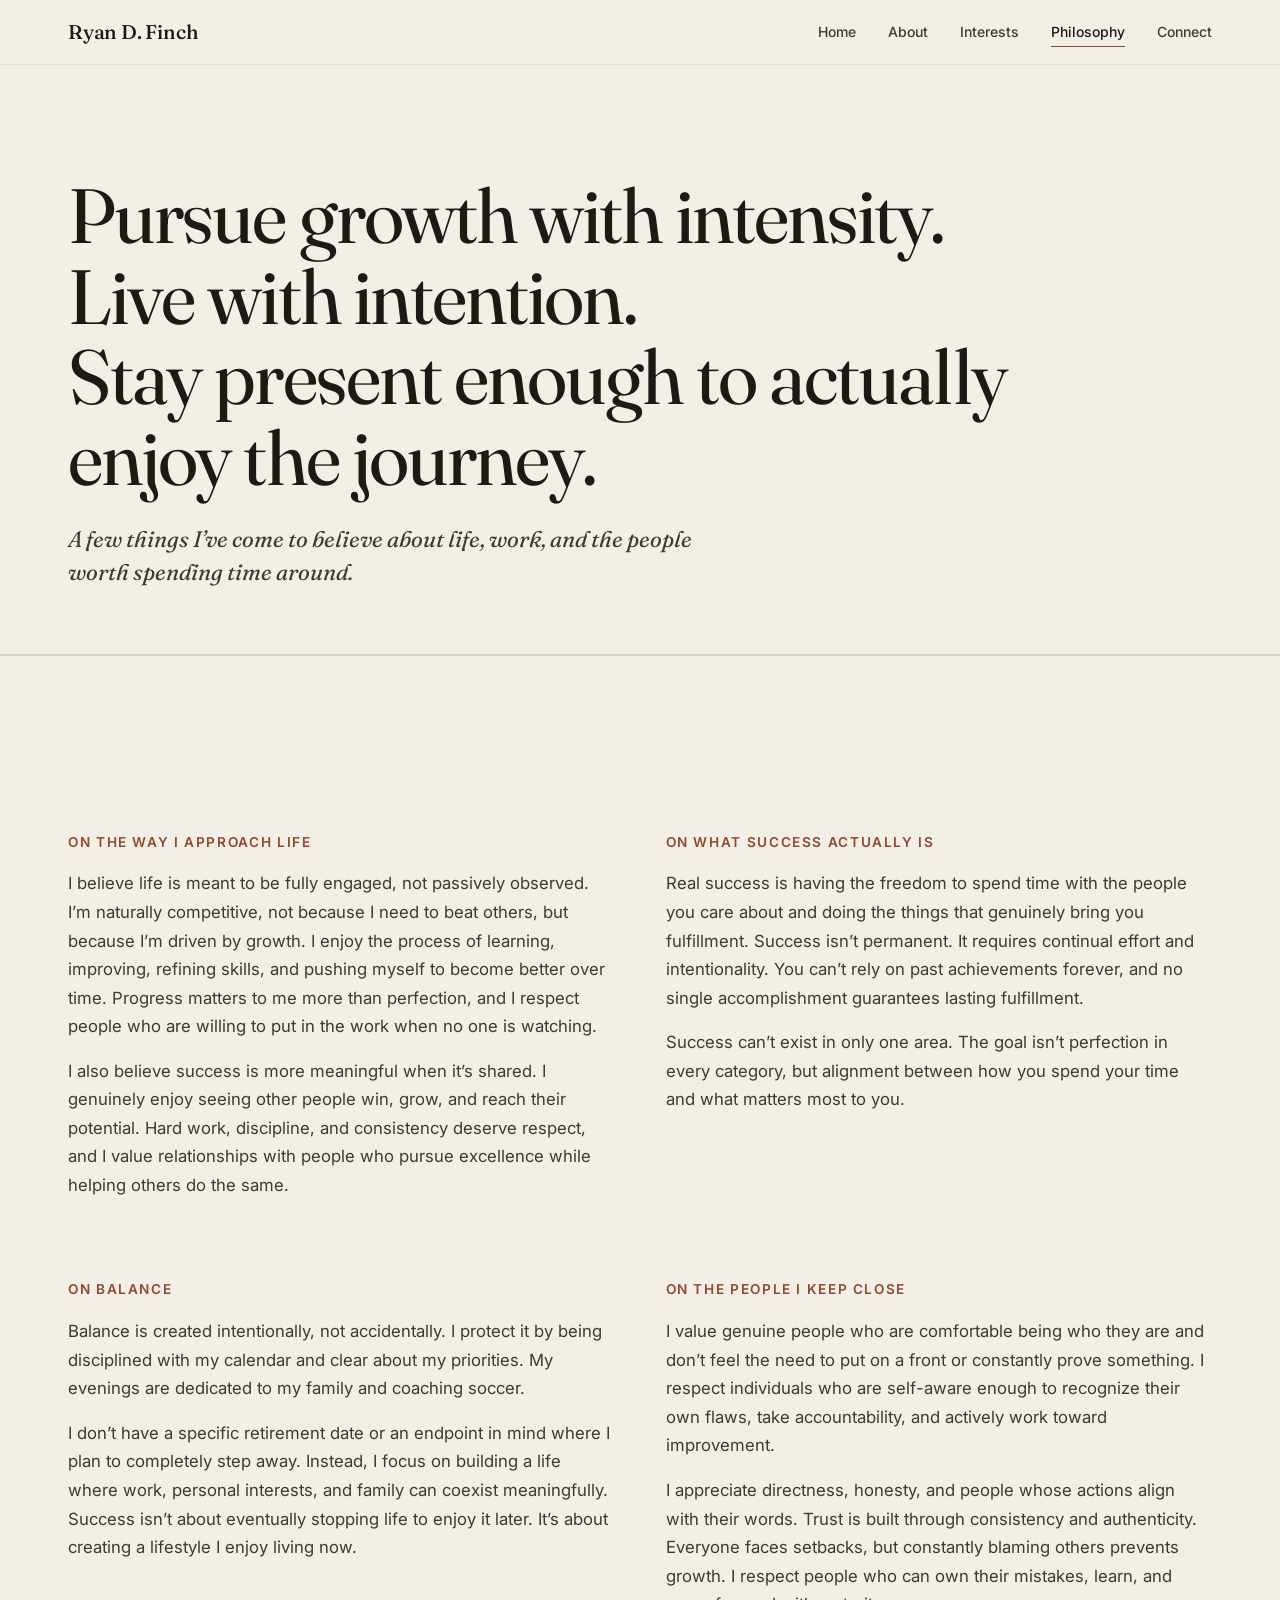
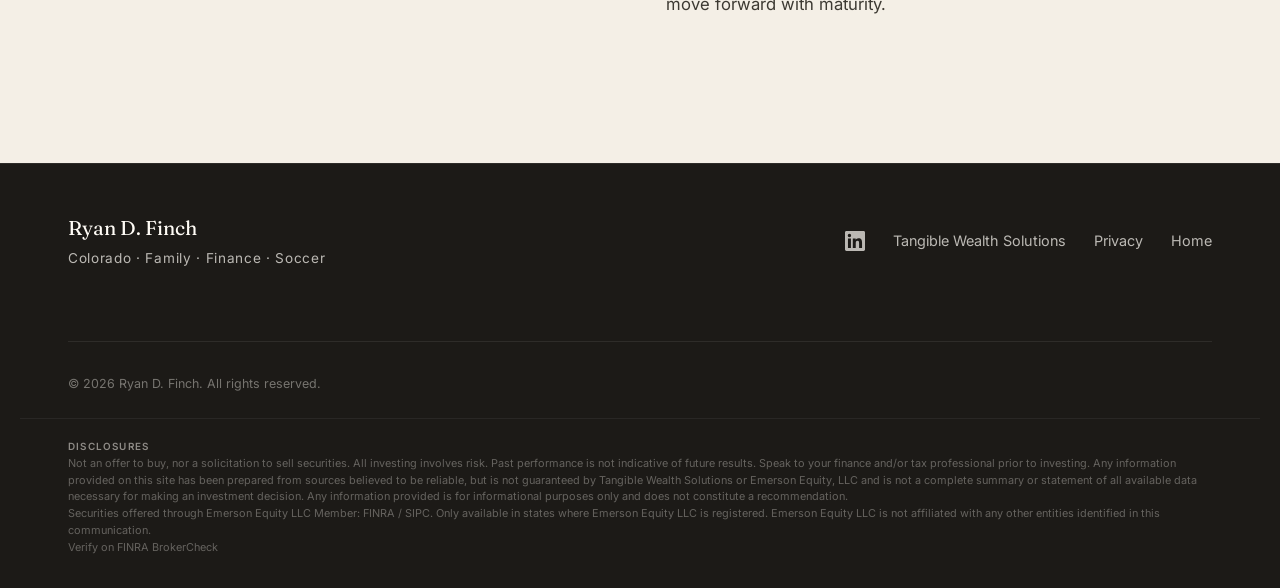
<file: philosophy.html>
<!DOCTYPE html>
<html lang="en">
<head>
<meta charset="UTF-8" />
<meta name="viewport" content="width=device-width, initial-scale=1.0" />
<title>Philosophy | Ryan D. Finch, Tangible Wealth Solutions</title>
<meta name="description" content="How Ryan D. Finch, President of Tangible Wealth Solutions, thinks about growth, success, balance, and the people he keeps close." />
<link rel="canonical" href="https://ryandfinch.com/philosophy" />
<meta property="og:type" content="website" />
<meta property="og:site_name" content="Ryan D. Finch" />
<meta property="og:title" content="Philosophy | Ryan D. Finch, Tangible Wealth Solutions" />
<meta property="og:description" content="How Ryan D. Finch, President of Tangible Wealth Solutions, thinks about growth, success, balance, and the people he keeps close." />
<meta property="og:url" content="https://ryandfinch.com/philosophy" />
<meta property="og:image" content="https://ryandfinch.com/assets_hero.jpg" />
<meta property="og:image:width" content="2400" />
<meta property="og:image:height" content="1350" />
<meta property="og:image:alt" content="Ryan D. Finch, CFP&reg;, President of Tangible Wealth Solutions" />
<meta name="twitter:card" content="summary_large_image" />
<meta name="twitter:title" content="Philosophy | Ryan D. Finch, Tangible Wealth Solutions" />
<meta name="twitter:description" content="How Ryan D. Finch, President of Tangible Wealth Solutions, thinks about growth, success, balance, and the people he keeps close." />
<meta name="twitter:image" content="https://ryandfinch.com/assets_hero.jpg" />
<link rel="preconnect" href="https://fonts.googleapis.com" />
<link rel="preconnect" href="https://fonts.gstatic.com" crossorigin />
<link href="https://fonts.googleapis.com/css2?family=Fraunces:opsz,wght@9..144,300;9..144,400;9..144,500;9..144,600&family=Inter:wght@300;400;500;600&display=swap" rel="stylesheet" />
<link rel="icon" href="assets_favicon.ico" sizes="any" />
<link rel="icon" type="image/png" sizes="32x32" href="assets_favicon-32.png" />
<link rel="icon" type="image/png" sizes="192x192" href="assets_favicon-192.png" />
<link rel="apple-touch-icon" sizes="180x180" href="assets_apple-touch-icon.png" />
<link rel="stylesheet" href="styles.css" />
</head>
<body>

<header class="nav">
  <div class="nav__inner">
    <a href="index.html" class="nav__brand">Ryan D. Finch</a>
    <button class="nav__toggle" aria-label="Open menu" aria-controls="nav-menu" aria-expanded="false">
      <span class="nav__toggle-line"></span>
      <span class="nav__toggle-line"></span>
      <span class="nav__toggle-line"></span>
    </button>
    <nav class="nav__links" id="nav-menu">
      <a href="index.html">Home</a>
      <a href="about.html">About</a>
      <a href="interests.html">Interests</a>
      <a href="philosophy.html" aria-current="page">Philosophy</a>
      <a href="connect.html">Connect</a>
    </nav>
  </div>
</header>

<main>

  <section class="page-header">
    <div class="container">
      <h1 class="page-header__title">Pursue growth with intensity.<br>Live with intention.<br>Stay present enough to actually enjoy the journey.</h1>
      <p class="page-header__lede">A few things I&rsquo;ve come to believe about life, work, and the people worth spending time around.</p>
    </div>
  </section>

  <section class="philosophy">
    <div class="container">
      <div class="philosophy__columns">
        <div>
          <h3>On the way I approach life</h3>
          <p>
            I believe life is meant to be fully engaged, not passively observed. I&rsquo;m naturally competitive,
            not because I need to beat others, but because I&rsquo;m driven by growth. I enjoy the process of
            learning, improving, refining skills, and pushing myself to become better over time. Progress matters to me
            more than perfection, and I respect people who are willing to put in the work when no one is watching.
          </p>
          <p>
            I also believe success is more meaningful when it&rsquo;s shared. I genuinely enjoy seeing other people win,
            grow, and reach their potential. Hard work, discipline, and consistency deserve respect, and I value
            relationships with people who pursue excellence while helping others do the same.
          </p>
        </div>
        <div>
          <h3>On what success actually is</h3>
          <p>
            Real success is having the freedom to spend time with the people you care about and doing the things that
            genuinely bring you fulfillment. Success isn&rsquo;t permanent. It requires continual effort and
            intentionality. You can&rsquo;t rely on past achievements forever, and no single accomplishment guarantees
            lasting fulfillment.
          </p>
          <p>
            Success can&rsquo;t exist in only one area. The goal isn&rsquo;t perfection in every category, but alignment
            between how you spend your time and what matters most to you.
          </p>
        </div>
        <div>
          <h3>On balance</h3>
          <p>
            Balance is created intentionally, not accidentally. I protect it by being disciplined with my calendar and
            clear about my priorities. My evenings are dedicated to my family and coaching soccer.
          </p>
          <p>
            I don&rsquo;t have a specific retirement date or an endpoint in mind where I plan to completely step away.
            Instead, I focus on building a life where work, personal interests, and family can coexist meaningfully.
            Success isn&rsquo;t about eventually stopping life to enjoy it later. It&rsquo;s about creating a
            lifestyle I enjoy living now.
          </p>
        </div>
        <div>
          <h3>On the people I keep close</h3>
          <p>
            I value genuine people who are comfortable being who they are and don&rsquo;t feel the need
            to put on a front or constantly prove something. I respect individuals who are self-aware enough to
            recognize their own flaws, take accountability, and actively work toward improvement.
          </p>
          <p>
            I appreciate directness, honesty, and people whose actions align with their words. Trust is built through
            consistency and authenticity. Everyone faces setbacks, but constantly blaming others prevents growth. I
            respect people who can own their mistakes, learn, and move forward with maturity.
          </p>
        </div>
      </div>
    </div>
  </section>


  <footer class="footer">
    <div class="container footer__inner">
      <div>
        <p class="footer__name">Ryan D. Finch</p>
        <p class="footer__tag">Colorado &middot; Family &middot; Finance &middot; Soccer</p>
      </div>
      <div class="footer__links">
        <a class="footer__icon" href="https://www.linkedin.com/in/ryandfinch/" target="_blank" rel="noopener" aria-label="LinkedIn"><svg viewBox="0 0 24 24" aria-hidden="true"><path d="M20.45 20.45h-3.55v-5.57c0-1.33-.03-3.04-1.85-3.04-1.85 0-2.14 1.45-2.14 2.94v5.67H9.36V9h3.41v1.56h.05c.48-.9 1.64-1.85 3.37-1.85 3.6 0 4.27 2.37 4.27 5.46v6.28zM5.34 7.43a2.06 2.06 0 1 1 0-4.12 2.06 2.06 0 0 1 0 4.12zM7.12 20.45H3.56V9h3.56v11.45zM22.23 0H1.77C.79 0 0 .77 0 1.72v20.56C0 23.23.79 24 1.77 24h20.46c.98 0 1.77-.77 1.77-1.72V1.72C24 .77 23.21 0 22.23 0z"/></svg></a>
        <a class="inline-link" href="https://tangiblewealthsolutions.com/" target="_blank" rel="noopener">Tangible Wealth Solutions</a>
        <a href="privacy.html">Privacy</a>
        <a href="index.html">Home</a>
      </div>
      <p class="footer__copy">&copy; <span id="year"></span> Ryan D. Finch. All rights reserved.</p>
    </div>
    <div class="container footer__disclosures">
      <p class="footer__disclosures-title">Disclosures</p>
      <p>Not an offer to buy, nor a solicitation to sell securities. All investing involves risk. Past performance is not indicative of future results. Speak to your finance and/or tax professional prior to investing. Any information provided on this site has been prepared from sources believed to be reliable, but is not guaranteed by Tangible Wealth Solutions or Emerson Equity, LLC and is not a complete summary or statement of all available data necessary for making an investment decision. Any information provided is for informational purposes only and does not constitute a recommendation.</p>
      <p>Securities offered through Emerson Equity LLC Member: <a href="https://www.finra.org/" target="_blank" rel="noopener">FINRA</a> / <a href="https://www.sipc.org/" target="_blank" rel="noopener">SIPC</a>. Only available in states where Emerson Equity LLC is registered. Emerson Equity LLC is not affiliated with any other entities identified in this communication.</p>
      <p><a href="https://brokercheck.finra.org" target="_blank" rel="noopener">Verify on FINRA BrokerCheck</a></p>
    </div>
  </footer>

</main>

<script src="script.js"></script>
</body>
</html>
</file>
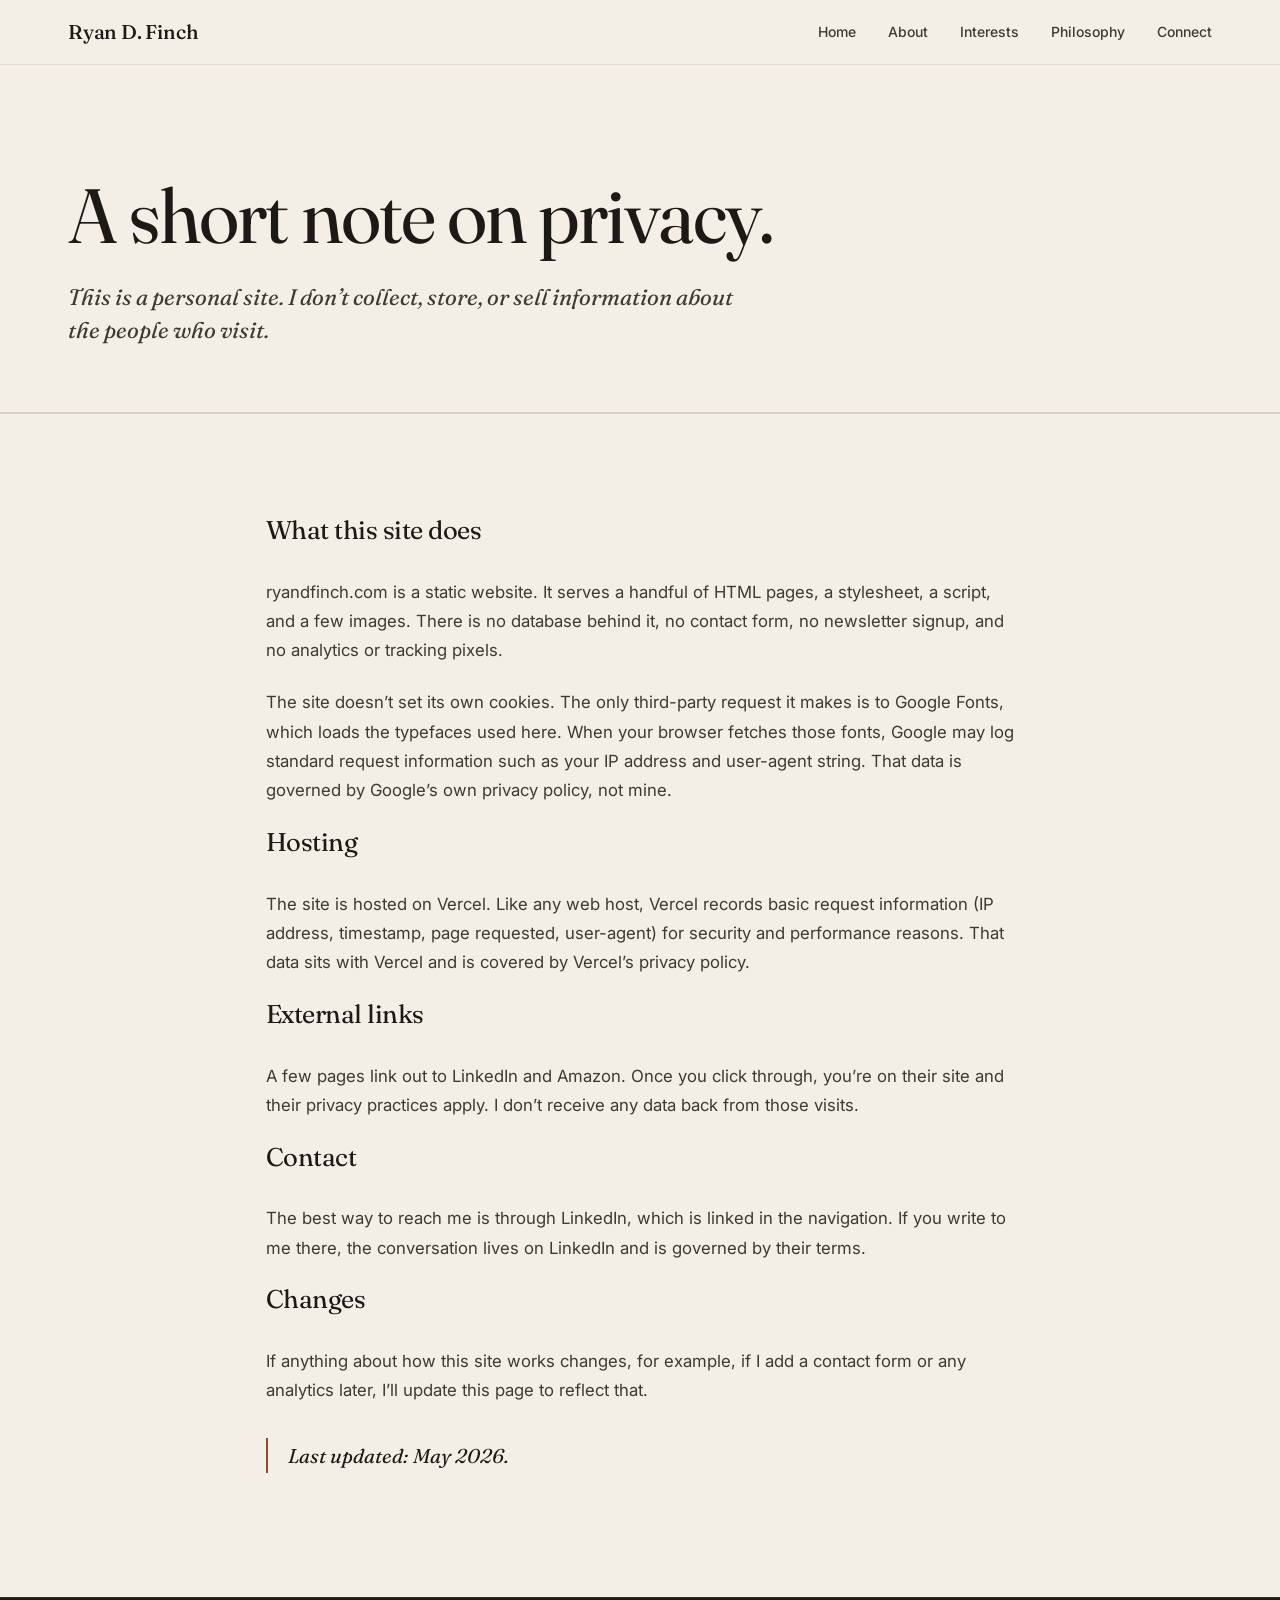
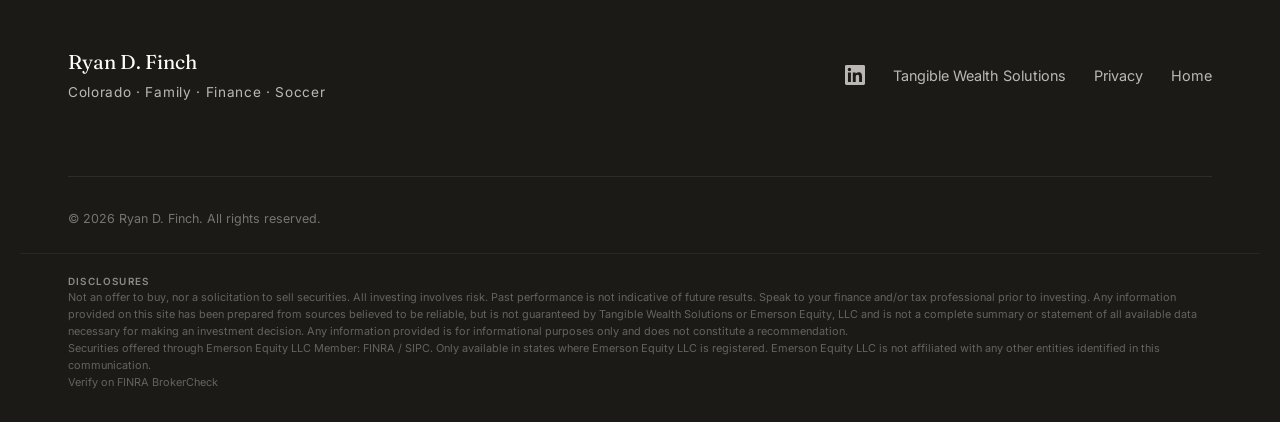
<file: privacy.html>
<!DOCTYPE html>
<html lang="en">
<head>
<meta charset="UTF-8" />
<meta name="viewport" content="width=device-width, initial-scale=1.0" />
<title>Privacy Policy | Ryan D. Finch</title>
<meta name="description" content="Privacy policy for ryandfinch.com. This is a personal website and does not collect personal information." />
<link rel="canonical" href="https://ryandfinch.com/privacy" />
<meta property="og:type" content="website" />
<meta property="og:site_name" content="Ryan D. Finch" />
<meta property="og:title" content="Privacy Policy | Ryan D. Finch" />
<meta property="og:description" content="Privacy policy for ryandfinch.com. This is a personal website and does not collect personal information." />
<meta property="og:url" content="https://ryandfinch.com/privacy" />
<meta property="og:image" content="https://ryandfinch.com/assets_hero.jpg" />
<meta property="og:image:width" content="2400" />
<meta property="og:image:height" content="1350" />
<meta property="og:image:alt" content="Ryan D. Finch, CFP&reg;, President of Tangible Wealth Solutions" />
<meta name="twitter:card" content="summary_large_image" />
<meta name="twitter:title" content="Privacy Policy | Ryan D. Finch" />
<meta name="twitter:description" content="Privacy policy for ryandfinch.com. This is a personal website and does not collect personal information." />
<meta name="twitter:image" content="https://ryandfinch.com/assets_hero.jpg" />
<meta name="robots" content="noindex, follow" />
<link rel="preconnect" href="https://fonts.googleapis.com" />
<link rel="preconnect" href="https://fonts.gstatic.com" crossorigin />
<link href="https://fonts.googleapis.com/css2?family=Fraunces:opsz,wght@9..144,300;9..144,400;9..144,500;9..144,600&family=Inter:wght@300;400;500;600&display=swap" rel="stylesheet" />
<link rel="icon" href="assets_favicon.ico" sizes="any" />
<link rel="icon" type="image/png" sizes="32x32" href="assets_favicon-32.png" />
<link rel="icon" type="image/png" sizes="192x192" href="assets_favicon-192.png" />
<link rel="apple-touch-icon" sizes="180x180" href="assets_apple-touch-icon.png" />
<link rel="stylesheet" href="styles.css" />
</head>
<body>

<header class="nav">
  <div class="nav__inner">
    <a href="index.html" class="nav__brand">Ryan D. Finch</a>
    <button class="nav__toggle" aria-label="Open menu" aria-controls="nav-menu" aria-expanded="false">
      <span class="nav__toggle-line"></span>
      <span class="nav__toggle-line"></span>
      <span class="nav__toggle-line"></span>
    </button>
    <nav class="nav__links" id="nav-menu">
      <a href="index.html">Home</a>
      <a href="about.html">About</a>
      <a href="interests.html">Interests</a>
      <a href="philosophy.html">Philosophy</a>
      <a href="connect.html">Connect</a>
    </nav>
  </div>
</header>

<main>

  <section class="page-header">
    <div class="container">
      <h1 class="page-header__title">A short note on privacy.</h1>
      <p class="page-header__lede">This is a personal site. I don&rsquo;t collect, store, or sell information about the people who visit.</p>
    </div>
  </section>

  <section class="about">
    <div class="container">
      <div class="about__content" style="max-width: 68ch; margin: 0 auto;">

        <h2 class="section-title" style="font-size: clamp(1.3rem, 2vw, 1.6rem); margin-top: 0;">What this site does</h2>
        <p>
          ryandfinch.com is a static website. It serves a handful of HTML pages, a stylesheet, a script,
          and a few images. There is no database behind it, no contact form, no newsletter signup, and no
          analytics or tracking pixels.
        </p>
        <p>
          The site doesn&rsquo;t set its own cookies. The only third-party request it makes is to Google Fonts,
          which loads the typefaces used here. When your browser fetches those fonts, Google may log standard
          request information such as your IP address and user-agent string. That data is governed by Google&rsquo;s
          own privacy policy, not mine.
        </p>

        <h2 class="section-title" style="font-size: clamp(1.3rem, 2vw, 1.6rem);">Hosting</h2>
        <p>
          The site is hosted on Vercel. Like any web host, Vercel records basic request
          information (IP address, timestamp, page requested, user-agent) for security and performance
          reasons. That data sits with Vercel and is covered by Vercel&rsquo;s privacy policy.
        </p>

        <h2 class="section-title" style="font-size: clamp(1.3rem, 2vw, 1.6rem);">External links</h2>
        <p>
          A few pages link out to LinkedIn and Amazon. Once you click through, you&rsquo;re on their site and
          their privacy practices apply. I don&rsquo;t receive any data back from those visits.
        </p>

        <h2 class="section-title" style="font-size: clamp(1.3rem, 2vw, 1.6rem);">Contact</h2>
        <p>
          The best way to reach me is through LinkedIn, which is linked in the navigation. If you write to me
          there, the conversation lives on LinkedIn and is governed by their terms.
        </p>

        <h2 class="section-title" style="font-size: clamp(1.3rem, 2vw, 1.6rem);">Changes</h2>
        <p>
          If anything about how this site works changes, for example, if I add a contact form or any
          analytics later, I&rsquo;ll update this page to reflect that.
        </p>

        <p class="about__close" style="font-style: italic; color: var(--muted);">
          Last updated: May 2026.
        </p>

      </div>
    </div>
  </section>

  <footer class="footer">
    <div class="container footer__inner">
      <div>
        <p class="footer__name">Ryan D. Finch</p>
        <p class="footer__tag">Colorado &middot; Family &middot; Finance &middot; Soccer</p>
      </div>
      <div class="footer__links">
        <a class="footer__icon" href="https://www.linkedin.com/in/ryandfinch/" target="_blank" rel="noopener" aria-label="LinkedIn"><svg viewBox="0 0 24 24" aria-hidden="true"><path d="M20.45 20.45h-3.55v-5.57c0-1.33-.03-3.04-1.85-3.04-1.85 0-2.14 1.45-2.14 2.94v5.67H9.36V9h3.41v1.56h.05c.48-.9 1.64-1.85 3.37-1.85 3.6 0 4.27 2.37 4.27 5.46v6.28zM5.34 7.43a2.06 2.06 0 1 1 0-4.12 2.06 2.06 0 0 1 0 4.12zM7.12 20.45H3.56V9h3.56v11.45zM22.23 0H1.77C.79 0 0 .77 0 1.72v20.56C0 23.23.79 24 1.77 24h20.46c.98 0 1.77-.77 1.77-1.72V1.72C24 .77 23.21 0 22.23 0z"/></svg></a>
        <a class="inline-link" href="https://tangiblewealthsolutions.com/" target="_blank" rel="noopener">Tangible Wealth Solutions</a>
        <a href="privacy.html">Privacy</a>
        <a href="index.html">Home</a>
      </div>
      <p class="footer__copy">&copy; <span id="year"></span> Ryan D. Finch. All rights reserved.</p>
    </div>
    <div class="container footer__disclosures">
      <p class="footer__disclosures-title">Disclosures</p>
      <p>Not an offer to buy, nor a solicitation to sell securities. All investing involves risk. Past performance is not indicative of future results. Speak to your finance and/or tax professional prior to investing. Any information provided on this site has been prepared from sources believed to be reliable, but is not guaranteed by Tangible Wealth Solutions or Emerson Equity, LLC and is not a complete summary or statement of all available data necessary for making an investment decision. Any information provided is for informational purposes only and does not constitute a recommendation.</p>
      <p>Securities offered through Emerson Equity LLC Member: <a href="https://www.finra.org/" target="_blank" rel="noopener">FINRA</a> / <a href="https://www.sipc.org/" target="_blank" rel="noopener">SIPC</a>. Only available in states where Emerson Equity LLC is registered. Emerson Equity LLC is not affiliated with any other entities identified in this communication.</p>
      <p><a href="https://brokercheck.finra.org" target="_blank" rel="noopener">Verify on FINRA BrokerCheck</a></p>
    </div>
  </footer>

</main>

<script src="script.js"></script>
</body>
</html>
</file>
<file: styles.css>
/* =========================
   Ryan Finch | Personal Site
   Inspired by warm, editorial,
   minimal portfolio aesthetics.
   ========================= */

:root {
  --bg:        #F4EFE6;   /* warm cream */
  --bg-deep:   #ECE5D8;   /* slightly deeper cream */
  --ink:       #1C1A17;   /* near-black, warm */
  --ink-soft:  #3D3A33;
  --muted:     #6B655B;
  --line:      #D9D2C3;
  --accent:    #8C4A2E;   /* terracotta / Colorado red rock */
  --accent-2:  #2E4A3B;   /* deep pine green */
  --white:     #FFFCF6;

  --serif: "Fraunces", "Cormorant Garamond", Georgia, "Times New Roman", serif;
  --sans:  "Inter", -apple-system, BlinkMacSystemFont, "Segoe UI", Roboto, sans-serif;

  --maxw: 1240px;
  --gut:  clamp(1.25rem, 4vw, 3rem);
}

* { box-sizing: border-box; }

html { scroll-behavior: smooth; }

body {
  margin: 0;
  background: var(--bg);
  color: var(--ink);
  font-family: var(--sans);
  font-weight: 400;
  font-size: 17px;
  line-height: 1.6;
  -webkit-font-smoothing: antialiased;
  -moz-osx-font-smoothing: grayscale;
}

img { max-width: 100%; display: block; }

a { color: inherit; text-decoration: none; }

.container {
  max-width: var(--maxw);
  margin: 0 auto;
  padding: 0 var(--gut);
}

/* =========================
   Navigation
   ========================= */
.nav {
  position: fixed;
  top: 0; left: 0; right: 0;
  z-index: 50;
  background: rgba(244, 239, 230, 0.85);
  backdrop-filter: blur(12px);
  -webkit-backdrop-filter: blur(12px);
  border-bottom: 1px solid rgba(217, 210, 195, 0.6);
}
.nav__inner {
  max-width: var(--maxw);
  margin: 0 auto;
  padding: 1rem var(--gut);
  display: flex;
  align-items: center;
  justify-content: space-between;
}
.nav__brand {
  font-family: var(--serif);
  font-size: 1.25rem;
  font-weight: 500;
  letter-spacing: -0.01em;
}
.nav__links {
  display: flex;
  gap: 2rem;
}
.nav__links a {
  font-size: 0.875rem;
  font-weight: 500;
  color: var(--ink-soft);
  position: relative;
  transition: color 0.2s ease;
}
.nav__links a::after {
  content: "";
  position: absolute;
  left: 0; right: 0; bottom: -4px;
  height: 1px;
  background: var(--accent);
  transform: scaleX(0);
  transform-origin: left;
  transition: transform 0.3s ease;
}
.nav__links a:hover { color: var(--ink); }
.nav__links a:hover::after { transform: scaleX(1); }
.nav__links a[aria-current="page"] { color: var(--ink); }
.nav__links a[aria-current="page"]::after { transform: scaleX(1); }

.nav__toggle {
  display: none;
  background: transparent;
  border: 0;
  padding: 0.4rem 0.55rem;
  cursor: pointer;
  width: 2.6rem;
  height: 2.6rem;
  border-radius: 999px;
  transition: background 0.2s ease;
}
.nav__toggle:hover { background: rgba(28, 26, 23, 0.05); }
.nav__toggle-line {
  display: block;
  width: 22px;
  height: 1.5px;
  background: var(--ink);
  margin: 5px auto;
  transition: transform 0.3s ease, opacity 0.2s ease;
  transform-origin: center;
}

@media (max-width: 720px) {
  .nav__brand { font-size: 1.05rem; }
  .nav__toggle { display: block; }

  .nav__links {
    position: absolute;
    top: 100%;
    left: 0;
    right: 0;
    flex-direction: column;
    gap: 0;
    padding: 0.5rem var(--gut) 1rem;
    background: rgba(244, 239, 230, 0.98);
    backdrop-filter: blur(12px);
    -webkit-backdrop-filter: blur(12px);
    border-bottom: 1px solid rgba(217, 210, 195, 0.6);
    transform: translateY(-8px);
    opacity: 0;
    pointer-events: none;
    transition: transform 0.25s ease, opacity 0.25s ease;
  }
  .nav.is-open .nav__links {
    transform: translateY(0);
    opacity: 1;
    pointer-events: auto;
  }
  .nav__links a {
    font-size: 1rem;
    padding: 0.85rem 0.25rem;
    border-bottom: 1px solid rgba(217, 210, 195, 0.55);
  }
  .nav__links a:last-child { border-bottom: 0; }
  .nav__links a::after { display: none; }

  .nav.is-open .nav__toggle-line:nth-child(1) {
    transform: translateY(6.5px) rotate(45deg);
  }
  .nav.is-open .nav__toggle-line:nth-child(2) {
    opacity: 0;
  }
  .nav.is-open .nav__toggle-line:nth-child(3) {
    transform: translateY(-6.5px) rotate(-45deg);
  }
}

/* =========================
   Hero
   ========================= */
.hero {
  position: relative;
  min-height: 100vh;
  width: 100%;
  overflow: hidden;
  display: flex;
  align-items: flex-end;
}
.hero__media {
  position: absolute; inset: 0;
  z-index: 0;
}
.hero__media img {
  width: 100%;
  height: 100%;
  object-fit: cover;
  object-position: center top;
  filter: saturate(0.95) contrast(1.02);
}
.hero__media::after {
  content: "";
  position: absolute; inset: 0;
  background: linear-gradient(
    180deg,
    rgba(28, 26, 23, 0.05) 0%,
    rgba(28, 26, 23, 0.15) 40%,
    rgba(28, 26, 23, 0.75) 100%
  );
}
.hero__overlay {
  position: relative;
  z-index: 1;
  width: 100%;
  max-width: var(--maxw);
  margin: 0 auto;
  padding: 0 var(--gut) clamp(3rem, 8vh, 6rem);
  color: var(--white);
}
.hero__eyebrow {
  font-family: var(--sans);
  font-size: 0.8rem;
  text-transform: uppercase;
  letter-spacing: 0.18em;
  margin: 0 0 1.5rem;
  opacity: 0.85;
  font-weight: 500;
}
.hero__headline {
  font-family: var(--serif);
  font-weight: 400;
  font-size: clamp(1.85rem, 4.4vw, 3.85rem);
  line-height: 1.12;
  letter-spacing: -0.02em;
  margin: 0 0 1rem;
  max-width: 26ch;
}
.hero__sub {
  font-family: var(--sans);
  font-size: clamp(0.95rem, 1.1vw, 1.05rem);
  letter-spacing: 0.01em;
  margin: 0 0 2.5rem;
  opacity: 0.88;
  font-weight: 400;
}
.hero__cta {
  display: inline-flex;
  align-items: center;
  gap: 0.75rem;
  font-size: 0.95rem;
  font-weight: 500;
  padding: 0.9rem 1.5rem;
  border: 1px solid rgba(255, 252, 246, 0.5);
  border-radius: 999px;
  background: rgba(255, 252, 246, 0.06);
  backdrop-filter: blur(4px);
  transition: background 0.25s ease, border-color 0.25s ease, transform 0.25s ease;
}
.hero__cta:hover {
  background: rgba(255, 252, 246, 0.15);
  border-color: rgba(255, 252, 246, 0.9);
  transform: translateY(-1px);
}
.hero__cta .arrow {
  transition: transform 0.25s ease;
}
.hero__cta:hover .arrow { transform: translateY(3px); }

/* Desktop: backdrop color matches the photo's studio background so the
   scaled-down image (set via script.js parallax) blends at the edges.
   Image scale lives in script.js; CSS transforms here would be overridden. */
@media (min-width: 900px) {
  .hero__media { background: #3a322c; }
}

/* =========================
   Section primitives
   ========================= */
.section-title {
  font-family: var(--serif);
  font-weight: 400;
  font-size: clamp(1.85rem, 4vw, 3rem);
  line-height: 1.15;
  letter-spacing: -0.02em;
  margin: 0 0 2rem;
  color: var(--ink);
}
.section-title--large {
  font-size: clamp(2.25rem, 5vw, 4rem);
  max-width: 22ch;
  margin-bottom: 3rem;
}
.section-title--center {
  text-align: center;
  margin-left: auto;
  margin-right: auto;
  max-width: 16ch;
}
.section-num {
  font-family: var(--sans);
  font-size: 0.78rem;
  font-weight: 500;
  letter-spacing: 0.15em;
  color: var(--accent);
}
.section-name {
  font-family: var(--sans);
  font-size: 0.78rem;
  font-weight: 500;
  letter-spacing: 0.15em;
  text-transform: uppercase;
  color: var(--muted);
  margin-left: 0.75rem;
}

/* =========================
   Welcome
   ========================= */
.welcome {
  padding: clamp(5rem, 10vw, 8rem) 0 clamp(3rem, 6vw, 5rem);
  background: var(--bg);
}
.welcome__lede {
  font-family: var(--serif);
  font-style: italic;
  font-size: clamp(1.5rem, 3vw, 2rem);
  color: var(--accent);
  margin: 0 0 1.5rem;
  max-width: 880px;
}
.welcome__body {
  font-size: clamp(1.1rem, 1.6vw, 1.3rem);
  line-height: 1.65;
  color: var(--ink-soft);
  margin: 0;
  max-width: 880px;
}

/* =========================
   About
   ========================= */
.about {
  padding: clamp(4rem, 8vw, 7rem) 0;
  border-top: 1px solid var(--line);
}
.about__grid {
  display: block;
}
.about__content { max-width: 880px; }
.about__content p {
  font-size: 1.05rem;
  line-height: 1.75;
  color: var(--ink-soft);
  margin: 0 0 1.4rem;
}
.about__close {
  font-family: var(--serif);
  font-style: italic;
  font-size: 1.25rem !important;
  color: var(--ink) !important;
  border-left: 2px solid var(--accent);
  padding-left: 1.25rem;
  margin-top: 2rem !important;
}

/* =========================
   Values
   ========================= */
.values {
  padding: clamp(4rem, 8vw, 7rem) 0;
  background: var(--bg-deep);
  border-top: 1px solid var(--line);
}
.values__head {
  text-align: center;
  margin-bottom: 0.5rem;
}
.values__head .section-name { margin-left: 0.75rem; }
.values__grid {
  margin-top: 3rem;
  display: grid;
  grid-template-columns: repeat(auto-fit, minmax(220px, 1fr));
  gap: 1px;
  background: var(--line);
  border: 1px solid var(--line);
}
.value {
  background: var(--bg-deep);
  padding: 2.5rem 2rem;
  transition: background 0.3s ease;
}
.value:hover { background: var(--bg); }
.value h3 {
  font-family: var(--serif);
  font-size: 1.4rem;
  font-weight: 500;
  margin: 0 0 0.75rem;
  color: var(--ink);
}
.value p {
  font-size: 0.96rem;
  color: var(--ink-soft);
  margin: 0;
  line-height: 1.6;
}

/* =========================
   Interests
   ========================= */
.interests {
  padding: clamp(4rem, 8vw, 7rem) 0;
  border-top: 1px solid var(--line);
}
.interests__head { margin-bottom: 3rem; }
.interests__head .section-name { margin-left: 0.75rem; }
.interests__head .section-title { margin-top: 1rem; }

.interest {
  background: var(--bg-deep);
  padding: clamp(2rem, 4vw, 3.5rem);
  border-radius: 4px;
  position: relative;
  transition: transform 0.4s ease, box-shadow 0.4s ease;
}
.interest:hover {
  transform: translateY(-2px);
  box-shadow: 0 20px 40px -25px rgba(28, 26, 23, 0.25);
}
.interest__tag {
  display: inline-block;
  font-size: 0.72rem;
  font-weight: 600;
  letter-spacing: 0.18em;
  text-transform: uppercase;
  color: var(--accent);
  margin-bottom: 1rem;
}
.interest h3 {
  font-family: var(--serif);
  font-size: clamp(1.4rem, 2.2vw, 1.85rem);
  font-weight: 400;
  line-height: 1.2;
  margin: 0 0 1.25rem;
  letter-spacing: -0.015em;
  color: var(--ink);
}
.interest p {
  font-size: 1rem;
  line-height: 1.7;
  color: var(--ink-soft);
  margin: 0 0 1rem;
}

/* Featured (soccer) */
.interest--featured {
  display: grid;
  grid-template-columns: 1fr 2fr;
  gap: clamp(2rem, 4vw, 4rem);
  margin-bottom: 1.5rem;
}
.interest--featured .interest__meta {
  display: flex;
  flex-direction: column;
  justify-content: space-between;
}
.interest--featured .interest__lede {
  font-family: var(--serif);
  font-size: clamp(1.5rem, 2.4vw, 2.1rem);
  line-height: 1.2;
  color: var(--ink);
  margin-top: 1rem;
  letter-spacing: -0.015em;
}
.interest--featured blockquote {
  margin: 1.75rem 0;
  padding: 1.25rem 0 1.25rem 1.5rem;
  border-left: 3px solid var(--accent);
  font-family: var(--serif);
  font-style: italic;
  font-size: 1.25rem;
  line-height: 1.45;
  color: var(--ink);
}
@media (max-width: 800px) {
  .interest--featured { grid-template-columns: 1fr; }
}

/* Card row */
.interest-row {
  display: grid;
  grid-template-columns: 1fr 1fr;
  gap: 1.5rem;
}
.interest--wide { grid-column: 1 / -1; }
@media (max-width: 800px) {
  .interest-row { grid-template-columns: 1fr; }
}

/* Two-column body text inside an interest (collapses on mobile) */
.interest__two-col {
  display: grid;
  grid-template-columns: 1fr 1fr;
  gap: 2rem;
  margin-top: 2rem;
}
@media (max-width: 800px) {
  .interest__two-col { grid-template-columns: 1fr; gap: 0; }
}

.booklist {
  list-style: none;
  margin: 0.5rem 0 0;
  padding: 0;
}
.booklist li {
  padding: 1rem 0;
  border-bottom: 1px solid var(--line);
  font-size: 1rem;
  line-height: 1.6;
  color: var(--ink-soft);
}
.booklist li:last-child { border-bottom: none; }
.booklist strong {
  font-family: var(--serif);
  font-weight: 500;
  color: var(--ink);
  font-size: 1.08rem;
}

/* =========================
   Education
   ========================= */
.education {
  padding: clamp(4rem, 8vw, 7rem) 0;
  background: var(--bg-deep);
  border-top: 1px solid var(--line);
}
.education__grid {
  display: block;
}
.education__content { max-width: 880px; }
.education__major {
  font-family: var(--serif);
  font-style: italic;
  font-size: 1.2rem;
  color: var(--accent);
  margin: -1rem 0 1.5rem;
}
.education__content p {
  font-size: 1.05rem;
  line-height: 1.75;
  color: var(--ink-soft);
}

/* =========================
   Philosophy
   ========================= */
.philosophy {
  padding: clamp(5rem, 10vw, 9rem) 0;
  border-top: 1px solid var(--line);
}
.philosophy__head {
  margin-bottom: 1.5rem;
}
.philosophy__head .section-name { margin-left: 0.75rem; }
.philosophy__columns {
  margin-top: 3rem;
  display: grid;
  grid-template-columns: repeat(2, 1fr);
  gap: clamp(2rem, 5vw, 4rem) clamp(2rem, 4vw, 5rem);
}
.philosophy__columns h3 {
  font-family: var(--sans);
  font-size: 0.85rem;
  font-weight: 600;
  text-transform: uppercase;
  letter-spacing: 0.12em;
  color: var(--accent);
  margin: 0 0 1rem;
}
.philosophy__columns p {
  font-size: 1.05rem;
  line-height: 1.7;
  color: var(--ink-soft);
  margin: 0 0 1rem;
}
@media (max-width: 800px) {
  .philosophy__columns { grid-template-columns: 1fr; }
}

/* =========================
   Connect
   ========================= */
.connect {
  padding: clamp(5rem, 10vw, 9rem) 0;
  background: var(--ink);
  color: var(--white);
}
.connect__head {
  margin-bottom: 1.5rem;
}
.connect__head .section-num { color: #D9A87A; }
.connect__head .section-name { color: rgba(255,252,246,0.55); margin-left: 0.75rem; }
.connect .section-title { color: var(--white); }
.connect__lede {
  font-family: var(--serif);
  font-style: italic;
  font-size: clamp(1.15rem, 2vw, 1.5rem);
  line-height: 1.5;
  color: rgba(255,252,246,0.75);
  max-width: 38ch;
  margin: 0 0 2.5rem;
}
.connect__actions {
  display: flex;
  flex-wrap: wrap;
  gap: 1rem;
}
.btn {
  display: inline-flex;
  align-items: center;
  gap: 0.85rem;
  font-size: 1rem;
  font-weight: 500;
  padding: 1.1rem 1.75rem;
  border-radius: 999px;
  transition: background 0.25s ease, color 0.25s ease, transform 0.25s ease;
}
.btn--primary {
  background: var(--white);
  color: var(--ink);
}
.btn--primary:hover {
  background: #D9A87A;
  color: var(--ink);
  transform: translateY(-1px);
}
.btn .arrow {
  transition: transform 0.25s ease;
}
.btn:hover .arrow { transform: translateX(4px); }

/* =========================
   Footer
   ========================= */
.footer {
  background: var(--ink);
  color: rgba(255,252,246,0.7);
  padding: 3rem 0 2rem;
  border-top: 1px solid rgba(255,252,246,0.08);
}
.footer__inner {
  display: grid;
  grid-template-columns: 1fr auto;
  gap: 2rem;
  align-items: center;
}
.footer__name {
  font-family: var(--serif);
  font-size: 1.25rem;
  color: var(--white);
  margin: 0 0 0.25rem;
}
.footer__tag {
  font-size: 0.85rem;
  margin: 0;
  letter-spacing: 0.05em;
}
.footer__links {
  display: flex;
  gap: 1.75rem;
  font-size: 0.9rem;
}
.footer__links a {
  color: rgba(255,252,246,0.7);
  transition: color 0.2s ease;
}
.footer__links a:hover { color: var(--white); }
.footer__icon { display: inline-flex; align-items: center; }
.footer__icon svg { width: 20px; height: 20px; fill: currentColor; display: block; }
.footer__copy {
  grid-column: 1 / -1;
  font-size: 0.78rem;
  color: rgba(255,252,246,0.4);
  margin: 2.5rem 0 0;
  padding-top: 2rem;
  border-top: 1px solid rgba(255,252,246,0.08);
}
.footer__disclosures {
  margin-top: 1.5rem;
  padding-top: 1.25rem;
  border-top: 1px solid rgba(255,252,246,0.06);
  font-size: 0.68rem;
  line-height: 1.55;
  color: rgba(255,252,246,0.32);
}
.footer__disclosures p { margin: 0; }
.footer__disclosures-title {
  font-family: var(--sans);
  font-weight: 600;
  margin: 0 0 0.4rem;
  text-transform: uppercase;
  letter-spacing: 0.12em;
  font-size: 0.62rem;
  color: rgba(255,252,246,0.5);
}
@media (max-width: 640px) {
  .footer__inner { grid-template-columns: 1fr; }
}

/* =========================
   Reveal-on-scroll
   ========================= */
.reveal {
  opacity: 0;
  transform: translateY(20px);
  transition: opacity 0.8s ease, transform 0.8s ease;
}
.reveal.is-visible {
  opacity: 1;
  transform: translateY(0);
}

/* =========================
   Hero headline word cascade
   ========================= */
.hero__word {
  display: inline-block;
  opacity: 0;
  transform: translateY(0.45em);
  animation: hero-word-reveal 1s cubic-bezier(0.2, 0.8, 0.2, 1) forwards;
  will-change: transform, opacity;
}
@keyframes hero-word-reveal {
  to { opacity: 1; transform: translateY(0); }
}

/* =========================
   Click flash on cards & image links
   ========================= */
.is-clicked {
  animation: click-flash 0.55s cubic-bezier(0.2, 0.8, 0.2, 1);
}
@keyframes click-flash {
  0%, 100% { filter: none; }
  45% { filter: brightness(1.12) saturate(1.06); }
}
.gallery__item.is-clicked img,
.chapter.is-clicked .chapter__title { transition: transform 0.4s cubic-bezier(0.2, 0.8, 0.2, 1); }

/* Hero parallax layer needs a hint */
.hero__media img { will-change: transform; }

@media (prefers-reduced-motion: reduce) {
  * { transition: none !important; animation: none !important; }
  .reveal { opacity: 1; transform: none; }
  .hero__word { opacity: 1; transform: none; }
  html { scroll-behavior: auto; }
}

/* =========================
   Inner-page header
   (smaller than the home hero)
   ========================= */
.page-header {
  padding: clamp(7rem, 14vw, 11rem) 0 clamp(2.5rem, 5vw, 4rem);
  border-bottom: 1px solid var(--line);
}
.page-header__eyebrow {
  font-family: var(--sans);
  font-size: 0.78rem;
  letter-spacing: 0.18em;
  text-transform: uppercase;
  color: var(--accent);
  margin: 0 0 1.25rem;
  font-weight: 500;
}
.page-header__title {
  font-family: var(--serif);
  font-weight: 400;
  font-size: clamp(2.5rem, 6vw, 5rem);
  line-height: 1.05;
  letter-spacing: -0.025em;
  margin: 0 0 1.5rem;
  max-width: 22ch;
  color: var(--ink);
}
.page-header__lede {
  font-family: var(--serif);
  font-style: italic;
  font-size: clamp(1.1rem, 1.8vw, 1.4rem);
  line-height: 1.5;
  color: var(--ink-soft);
  max-width: 48ch;
  margin: 0;
}

/* =========================
   Chapter cards (homepage)
   ========================= */
.chapters {
  padding: clamp(4rem, 8vw, 7rem) 0;
  border-top: 1px solid var(--line);
}
.chapters__head {
  margin-bottom: 3rem;
  display: flex;
  flex-direction: column;
  gap: 1rem;
}
.chapters__head .section-name { margin-left: 0.75rem; }
.chapters__title {
  font-family: var(--serif);
  font-weight: 400;
  font-size: clamp(1.85rem, 3.5vw, 2.75rem);
  line-height: 1.15;
  letter-spacing: -0.02em;
  margin: 0;
  max-width: 24ch;
  color: var(--ink);
}
.chapter-list {
  border-top: 1px solid var(--line);
}
.chapter {
  display: grid;
  grid-template-columns: 100px 1fr auto;
  gap: clamp(1rem, 3vw, 3rem);
  align-items: center;
  padding: clamp(1.75rem, 3vw, 2.5rem) 0;
  border-bottom: 1px solid var(--line);
  transition: padding 0.3s ease;
}
.chapter:hover {
  padding-left: 0.5rem;
}
.chapter__num {
  font-family: var(--serif);
  font-style: italic;
  font-size: 1.25rem;
  color: var(--accent);
}
.chapter__body { display: flex; flex-direction: column; gap: 0.35rem; }
.chapter__title {
  font-family: var(--serif);
  font-weight: 400;
  font-size: clamp(1.5rem, 2.6vw, 2.25rem);
  line-height: 1.15;
  letter-spacing: -0.02em;
  margin: 0;
  color: var(--ink);
  transition: color 0.25s ease;
}
.chapter:hover .chapter__title { color: var(--accent); }
.chapter__tease {
  font-size: 0.98rem;
  color: var(--muted);
  margin: 0;
  max-width: 56ch;
}
.chapter__arrow {
  font-family: var(--serif);
  font-size: 1.6rem;
  color: var(--ink-soft);
  transition: transform 0.25s ease, color 0.25s ease;
}
.chapter:hover .chapter__arrow {
  transform: translateX(8px);
  color: var(--accent);
}
@media (max-width: 720px) {
  .chapter { grid-template-columns: 50px 1fr auto; gap: 1rem; }
  .chapter__num { font-size: 1rem; }
}

/* =========================
   Gallery (multi-image grid)
   ========================= */
.gallery {
  margin: 2rem 0 0;
  display: grid;
  grid-template-columns: 1.4fr 1fr 1fr;
  grid-template-rows: 1fr 1fr;
  gap: 0.75rem;
  min-height: 520px;
}
.gallery__item {
  position: relative;
  overflow: hidden;
  border-radius: 4px;
  background: var(--bg-deep);
}
.gallery__item img {
  width: 100%;
  height: 100%;
  object-fit: cover;
  transition: transform 0.6s ease;
}
.gallery__item:hover img { transform: scale(1.04); }
.gallery__item--tall {
  grid-row: 1 / span 2;
}
.gallery__caption {
  position: absolute;
  left: 1rem; bottom: 1rem;
  color: var(--white);
  font-family: var(--serif);
  font-style: italic;
  font-size: 0.95rem;
  text-shadow: 0 2px 8px rgba(0,0,0,0.5);
}
@media (max-width: 720px) {
  .gallery {
    grid-template-columns: 1fr 1fr;
    grid-template-rows: auto;
    min-height: 0;
  }
  .gallery__item--tall { grid-row: auto; grid-column: 1 / -1; aspect-ratio: 16/10; }
  .gallery__item:not(.gallery__item--tall) { aspect-ratio: 4/3; }
}

/* =========================
   Featured photo (single)
   ========================= */
.feature-photo {
  margin: 2rem 0 2.5rem;
  border-radius: 4px;
  overflow: hidden;
  background: var(--bg-deep);
}
.feature-photo img {
  width: 100%;
  height: auto;
  display: block;
  transition: transform 0.6s ease;
}
.feature-photo:hover img { transform: scale(1.02); }
.feature-photo__caption {
  font-family: var(--serif);
  font-style: italic;
  font-size: 0.95rem;
  color: var(--muted);
  margin: 0.85rem 0 0;
  text-align: center;
}

/* For the soccer feature: photo on one side, text on other */
.interest--photo-split {
  display: grid;
  grid-template-columns: 1fr 1fr;
  gap: 0;
  align-items: stretch;
  overflow: hidden;
  padding: 0 !important;
}
.interest--photo-split .interest__photo {
  background: var(--bg);
  min-height: 100%;
}
.interest--photo-split .interest__photo img {
  width: 100%;
  height: 100%;
  object-fit: cover;
  object-position: center;
}
.interest--photo-split .interest__text {
  padding: clamp(2rem, 4vw, 3.5rem);
}
@media (max-width: 800px) {
  .interest--photo-split { grid-template-columns: 1fr; }
  .interest--photo-split .interest__photo { aspect-ratio: 4/5; }
}

/* =========================
   Next-up (page-to-page nav)
   ========================= */
.next-up {
  padding: clamp(4rem, 8vw, 6rem) 0;
  border-top: 1px solid var(--line);
  background: var(--bg-deep);
}
.next-up a {
  display: flex;
  flex-direction: column;
  gap: 0.5rem;
  transition: transform 0.3s ease;
}
.next-up a:hover { transform: translateX(8px); }
.next-up__label {
  font-family: var(--sans);
  font-size: 0.78rem;
  text-transform: uppercase;
  letter-spacing: 0.18em;
  color: var(--accent);
}
.next-up__title {
  font-family: var(--serif);
  font-weight: 400;
  font-size: clamp(2rem, 4.5vw, 3.5rem);
  line-height: 1.1;
  letter-spacing: -0.02em;
  color: var(--ink);
  margin: 0;
}
.next-up__title .arrow {
  display: inline-block;
  margin-left: 0.5rem;
  transition: transform 0.3s ease;
}
.next-up a:hover .next-up__title .arrow { transform: translateX(6px); }

/* Inline text links (e.g. Tangible Wealth Solutions): match TWS site, no underline, gold on hover */
.inline-link {
  color: inherit;
  text-decoration: none;
  transition: color 0.2s ease;
}
.inline-link:hover,
.inline-link:focus-visible { color: #BF9B30; }
.hero .inline-link:hover,
.hero .inline-link:focus-visible,
.footer .inline-link:hover,
.footer .inline-link:focus-visible { color: #D4B55A; }

/* Hero text panel: translucent box behind the copy, solid in the middle
   with a feathered (blurred) edge so it fades into the photo */
.hero__panel {
  --panel-pad: clamp(1.25rem, 2.4vw, 2rem);
  position: relative;
  isolation: isolate;
  display: inline-block;
  max-width: 100%;
  padding: var(--panel-pad);
  margin-left: calc(-1 * var(--panel-pad));
}
.hero__panel::before {
  content: "";
  position: absolute;
  inset: 0;
  z-index: -1;
  background: rgba(28, 26, 23, 0.58);
  border-radius: 24px;
  filter: blur(14px);
}
.hero__panel .hero__sub { margin-bottom: 1.75rem; }
/* Desktop: keep the panel to the left of the portrait */
@media (min-width: 900px) {
  /* Lighter at the top, where the photo background is lighter */
  .hero__panel::before {
    background: linear-gradient(
      180deg,
      rgba(28, 26, 23, 0.30) 0%,
      rgba(28, 26, 23, 0.45) 40%,
      rgba(28, 26, 23, 0.50) 100%
    );
  }
  .hero__panel .hero__headline {
    font-size: clamp(1.85rem, 3.3vw, 3.1rem);
    max-width: 21ch;
  }
}
@media (max-width: 720px) {
  .hero__panel {
    --panel-pad: 1.1rem;
    margin-left: 0;
  }
  .hero__panel::before { filter: blur(12px); }
}
</file>
